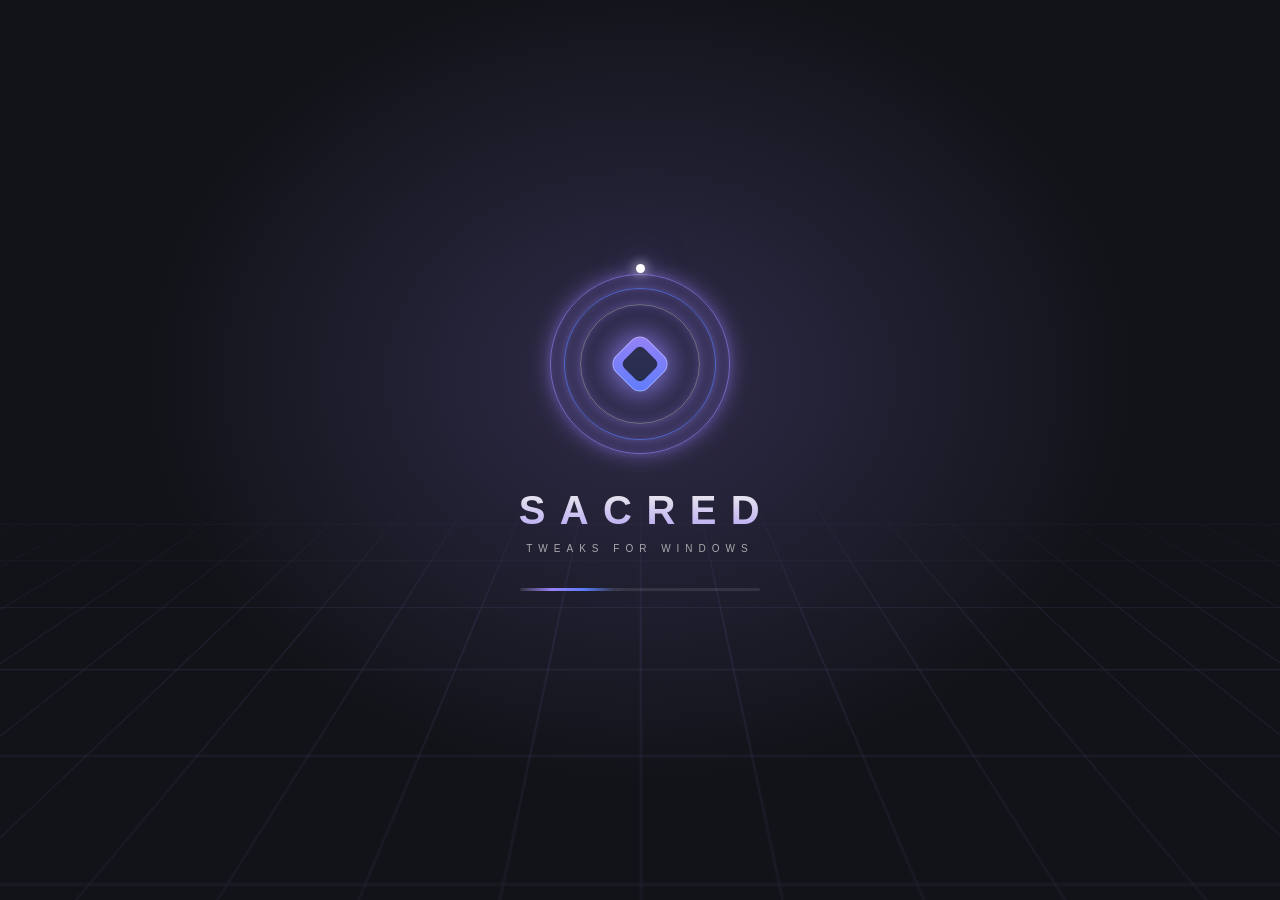
<file: web/index.html>
<!doctype html>
<html lang="en">
<head>
  <meta charset="utf-8">
  <meta name="viewport" content="width=device-width,initial-scale=1">
  <meta name="color-scheme" content="dark">
  <!-- pywebview's trusted local bridge requires dynamic function evaluation. -->
  <meta http-equiv="Content-Security-Policy" content="default-src 'self'; script-src 'self' 'unsafe-eval'; style-src 'self' 'unsafe-inline'; img-src 'self' data:; connect-src 'none'; object-src 'none'; base-uri 'none'">
  <title>Sacred Tweaks</title>
  <link rel="icon" href="assets/sacred-icon.png" type="image/png">
  <link rel="stylesheet" href="styles.css">
  <link rel="stylesheet" href="motion.css">
  <link rel="stylesheet" href="theme.css">
  <link rel="stylesheet" href="effects.css">
  <script defer src="themes.js"></script>
  <script defer src="sound.js"></script>
  <script defer src="particles.js"></script>
  <script defer src="select.js"></script>
  <script defer src="app.js"></script>
  <script defer src="manager.js"></script>
  <script defer src="motion.js"></script>
</head>
<body>
  <div id="app"><main class="boot boot-aaa" aria-busy="true"><div class="boot-grid" aria-hidden="true"></div><div class="boot-core" aria-hidden="true"><span class="boot-ring r1"></span><span class="boot-ring r2"></span><span class="boot-ring r3"></span><span class="boot-orbit"><i></i></span><span class="boot-gem"></span></div><h1 class="boot-title"><span>S</span><span>A</span><span>C</span><span>R</span><span>E</span><span>D</span></h1><div class="boot-sub">TWEAKS FOR WINDOWS</div><div class="boot-bar" role="progressbar" aria-label="Starting Sacred Tweaks"><i></i></div><p class="boot-status"><span>Starting secure workspace</span><span>Loading desktop services</span><span>Preparing your setup</span></p></main></div>
  <div id="modal-root"></div>
  <svg width="0" height="0" style="position:absolute" aria-hidden="true" focusable="false"><defs><linearGradient id="sacred-icon-grad" x1="0" y1="0" x2="1" y2="1"><stop offset="0" style="stop-color:var(--accent)"/><stop offset="1" style="stop-color:var(--accent-2)"/></linearGradient></defs></svg>
  <div id="toast-root" role="status" aria-live="polite"></div>
</body>
</html>
</file>
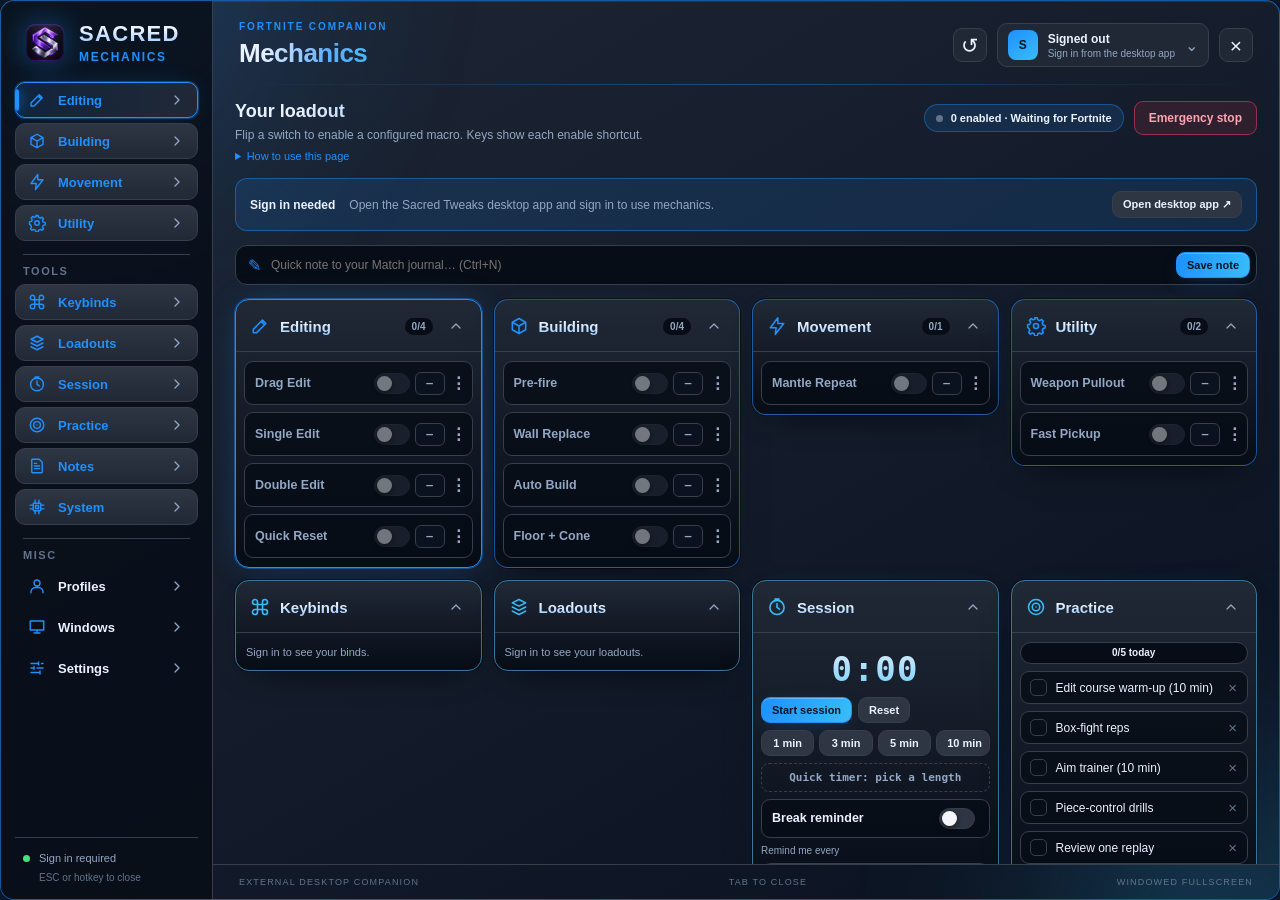
<file: web/overlay.html>
<!doctype html>
<html lang="en">
<head>
 <meta charset="utf-8">
 <meta name="viewport" content="width=device-width,initial-scale=1">
 <meta http-equiv="Content-Security-Policy" content="default-src 'self'; script-src 'self' 'unsafe-eval'; style-src 'self' 'unsafe-inline'; img-src 'self' data:; connect-src 'none'; object-src 'none'; base-uri 'none'">
 <title>Sacred Tweaks • Companion</title>
 <link rel="icon" href="../assets/sacred-app-icon.png">
 <link rel="stylesheet" href="overlay.css">
 <link rel="stylesheet" href="effects.css">
 <script defer src="themes.js"></script>
 <script defer src="sound.js"></script>
 <script defer src="particles.js"></script>
 <script defer src="select.js"></script>
 <script defer src="overlay.js"></script>
 <script defer src="motion.js"></script>
</head>
<body>
 <div class="shell">
  <aside class="rail">
   <div class="brand"><img src="../assets/sacred-app-icon.png" alt=""><span><strong>SACRED</strong><small>MECHANICS</small></span></div>
   <nav aria-label="Mechanic categories">
    <button class="nav" data-page="home" data-cat="editing"><svg class="ico" viewBox="0 0 24 24" aria-hidden="true"><path d="M4 20h4L19 9l-4-4L4 16z M13.5 6.5l4 4"/></svg><span>Editing</span><svg class="chev" viewBox="0 0 24 24" aria-hidden="true"><path d="m9 6 6 6-6 6"/></svg></button>
    <button class="nav" data-page="home" data-cat="building"><svg class="ico" viewBox="0 0 24 24" aria-hidden="true"><path d="m12 3 8 4.5v9L12 21l-8-4.5v-9z M12 12l8-4.5 M12 12v9 M12 12 4 7.5"/></svg><span>Building</span><svg class="chev" viewBox="0 0 24 24" aria-hidden="true"><path d="m9 6 6 6-6 6"/></svg></button>
    <button class="nav" data-page="home" data-cat="movement"><svg class="ico" viewBox="0 0 24 24" aria-hidden="true"><path d="M13 2 4 14h7l-1 8 10-13h-7z"/></svg><span>Movement</span><svg class="chev" viewBox="0 0 24 24" aria-hidden="true"><path d="m9 6 6 6-6 6"/></svg></button>
    <button class="nav" data-page="home" data-cat="utility"><svg class="ico" viewBox="0 0 24 24" aria-hidden="true"><path d="M12 9a3 3 0 1 0 0 6 3 3 0 0 0 0-6z M10.5 2h3l.6 2.6 2.3 1 2.3-1.4 2.1 2.1-1.4 2.3 1 2.3 2.6.6v3l-2.6.6-1 2.3 1.4 2.3-2.1 2.1-2.3-1.4-2.3 1-.6 2.6h-3l-.6-2.6-2.3-1-2.3 1.4-2.1-2.1 1.4-2.3-1-2.3L2 13.5v-3l2.6-.6 1-2.3-1.4-2.3 2.1-2.1 2.3 1.4 2.3-1z"/></svg><span>Utility</span><svg class="chev" viewBox="0 0 24 24" aria-hidden="true"><path d="m9 6 6 6-6 6"/></svg></button>
   </nav>
   <div class="rail-label">TOOLS</div>
   <nav aria-label="Companion tools">
    <button class="nav" data-page="home" data-cat="keybinds"><svg class="ico" viewBox="0 0 24 24" aria-hidden="true"><path d="M9 6a3 3 0 1 0-3 3h12a3 3 0 1 0-3-3v12a3 3 0 1 0 3-3H6a3 3 0 1 0 3 3z"/></svg><span>Keybinds</span><svg class="chev" viewBox="0 0 24 24" aria-hidden="true"><path d="m9 6 6 6-6 6"/></svg></button>
    <button class="nav" data-page="home" data-cat="loadouts"><svg class="ico" viewBox="0 0 24 24" aria-hidden="true"><path d="M12 3 4 7l8 4 8-4z M4 12l8 4 8-4 M4 17l8 4 8-4"/></svg><span>Loadouts</span><svg class="chev" viewBox="0 0 24 24" aria-hidden="true"><path d="m9 6 6 6-6 6"/></svg></button>
    <button class="nav" data-page="home" data-cat="session"><svg class="ico" viewBox="0 0 24 24" aria-hidden="true"><path d="M12 21a8.5 8.5 0 1 0 0-17 8.5 8.5 0 0 0 0 17z M12 8v4.5l3 2 M9.5 2.5h5"/></svg><span>Session</span><svg class="chev" viewBox="0 0 24 24" aria-hidden="true"><path d="m9 6 6 6-6 6"/></svg></button>
    <button class="nav" data-page="home" data-cat="practice"><svg class="ico" viewBox="0 0 24 24" aria-hidden="true"><path d="M12 21a9 9 0 1 0 0-18 9 9 0 0 0 0 18z M12 16.5a4.5 4.5 0 1 0 0-9 4.5 4.5 0 0 0 0 9z M12 12h.01"/></svg><span>Practice</span><svg class="chev" viewBox="0 0 24 24" aria-hidden="true"><path d="m9 6 6 6-6 6"/></svg></button>
    <button class="nav" data-page="home" data-cat="notes"><svg class="ico" viewBox="0 0 24 24" aria-hidden="true"><path d="M6 3h9l4 4v13a1 1 0 0 1-1 1H6a1 1 0 0 1-1-1V4a1 1 0 0 1 1-1z M8.5 12h7 M8.5 15.5h7 M8.5 8.5h3"/></svg><span>Notes</span><svg class="chev" viewBox="0 0 24 24" aria-hidden="true"><path d="m9 6 6 6-6 6"/></svg></button>
    <button class="nav" data-page="home" data-cat="system"><svg class="ico" viewBox="0 0 24 24" aria-hidden="true"><path d="M8 7h8a1 1 0 0 1 1 1v8a1 1 0 0 1-1 1H8a1 1 0 0 1-1-1V8a1 1 0 0 1 1-1z M10 10h4v4h-4z M9.5 3v4 M14.5 3v4 M9.5 17v4 M14.5 17v4 M3 9.5h4 M3 14.5h4 M17 9.5h4 M17 14.5h4"/></svg><span>System</span><svg class="chev" viewBox="0 0 24 24" aria-hidden="true"><path d="m9 6 6 6-6 6"/></svg></button>
   </nav>
   <div class="rail-label">MISC</div>
   <nav aria-label="Companion pages">
    <button class="nav plain" data-page="macros"><svg class="ico" viewBox="0 0 24 24" aria-hidden="true"><path d="M12 12a4 4 0 1 0 0-8 4 4 0 0 0 0 8z M4 21v-1a6 6 0 0 1 6-6h4a6 6 0 0 1 6 6v1"/></svg><span>Profiles</span><svg class="chev" viewBox="0 0 24 24" aria-hidden="true"><path d="m9 6 6 6-6 6"/></svg></button>
    <button class="nav plain" data-page="windows"><svg class="ico" viewBox="0 0 24 24" aria-hidden="true"><path d="M3 4h18v12H3z M8 20h8 M12 16v4"/></svg><span>Windows</span><svg class="chev" viewBox="0 0 24 24" aria-hidden="true"><path d="m9 6 6 6-6 6"/></svg></button>
    <button class="nav plain" data-page="appearance"><svg class="ico" viewBox="0 0 24 24" aria-hidden="true"><path d="M4 6h10 M18 6h2 M4 12h4 M12 12h8 M4 18h12 M14 4v4 M8 10v4 M16 16v4"/></svg><span>Settings</span><svg class="chev" viewBox="0 0 24 24" aria-hidden="true"><path d="m9 6 6 6-6 6"/></svg></button>
   </nav>
   <div class="rail-foot"><span class="live-dot"></span><span id="rail-status">Waiting for app</span><small>ESC or hotkey to close</small></div>
  </aside>
  <div class="workspace">
   <header class="header">
    <div><div class="overline" id="eyebrow">FORTNITE COMPANION</div><h1 id="title">Mechanics</h1></div>
    <div class="header-actions">
     <button class="close reset-layout" id="reset-layout" aria-label="Reset overlay size and position" title="Reset overlay size and position">↺</button>
     <button id="account-button" class="account" aria-expanded="false"><span id="avatar" class="avatar">S</span><span><strong id="username">Signed out</strong><small id="license-time">Open Sacred Tweaks to sign in</small></span><span class="chevron">⌄</span></button>
     <button class="close" id="close-button" aria-label="Close overlay">×</button>
     <div class="account-popover" id="account-popover" hidden></div>
    </div>
   </header>
   <main class="content" id="content" aria-live="polite"></main>
   <footer><span>EXTERNAL DESKTOP COMPANION</span><span id="footer-key">TAB TO CLOSE</span><span>WINDOWED FULLSCREEN</span></footer>
  </div>
 </div>
 <div id="toast" role="status" aria-live="polite"></div>
</body>
</html>
</file>
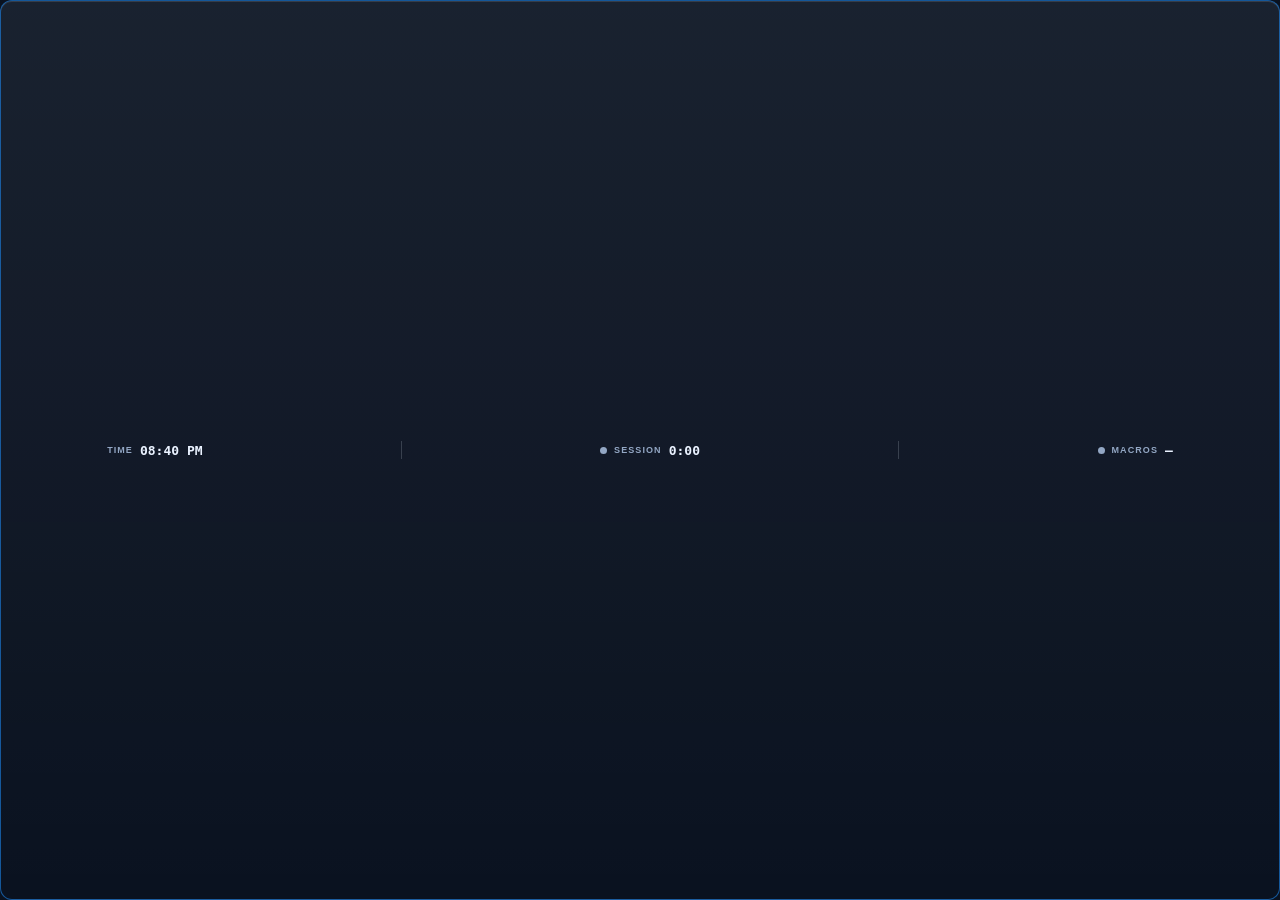
<file: web/widget.html>
<!doctype html>
<html lang="en">
<head>
 <meta charset="utf-8">
 <meta http-equiv="Content-Security-Policy" content="default-src 'self'; script-src 'self' 'unsafe-eval'; style-src 'self' 'unsafe-inline'; img-src 'self' data:; connect-src 'none'; object-src 'none'; base-uri 'none'">
 <title>Sacred Tweaks • Widgets</title>
 <style>
  :root{--accent:#1E90FF;--surface:#0A1220;--ink:#EAF2FF;--muted:#93A7C4}
  html,body{margin:0;height:100%;overflow:hidden;background:var(--surface);color:var(--ink);font:600 12px/1 "Segoe UI Variable","Segoe UI",sans-serif;user-select:none;cursor:default}
  .bar{display:flex;align-items:center;justify-content:space-around;gap:6px;height:100%;padding:0 10px;box-sizing:border-box;border:1px solid color-mix(in srgb,var(--accent) 55%,transparent);border-radius:12px;
   background:linear-gradient(180deg,color-mix(in srgb,var(--ink) 7%,transparent),transparent),var(--surface);box-shadow:inset 0 1px 0 #ffffff1f}
  .pill{display:flex;align-items:center;gap:7px;white-space:nowrap}
  .pill small{color:var(--muted);font-size:9px;letter-spacing:.12em;text-transform:uppercase}
  .pill strong{font:700 13px/1 "Cascadia Code",Consolas,monospace}
  .dot{width:7px;height:7px;border-radius:50%;background:var(--muted)}
  .on .dot{background:var(--accent);box-shadow:0 0 8px var(--accent)}
  .sep{width:1px;height:18px;background:color-mix(in srgb,var(--ink) 18%,transparent)}
 </style>
 <script defer src="widget.js"></script>
</head>
<body>
 <div class="bar" aria-hidden="true">
  <div class="pill"><small>Time</small><strong id="clock">--:--</strong></div><span class="sep"></span>
  <div class="pill" id="timer-pill"><span class="dot"></span><small>Session</small><strong id="timer">0:00</strong></div><span class="sep"></span>
  <div class="pill" id="macro-pill"><span class="dot"></span><small>Macros</small><strong id="macros">–</strong></div>
 </div>
</body>
</html>
</file>
<file: web/styles.css>
@font-face{font-family:Sacred;src:local("Inter"),local("Segoe UI Variable"),local("Segoe UI");font-display:swap}
:root{--bg:#111318;--surface:#111318;--panel:color-mix(in srgb,var(--surface) 88%,#fff 12%);--panel-2:color-mix(in srgb,var(--surface) 80%,#fff 20%);--line:#30343d;--muted:#aaa9ad;--text:#f2f0ea;--accent:#9a82f7;--accent-strong:#8369e8;--green:#73d8b5;--red:#fc869c;--motion:1;color-scheme:dark;font-family:Sacred,Inter,"Segoe UI",Arial,sans-serif;font-size:14px;background:var(--bg);color:var(--text)}
*{box-sizing:border-box}body{margin:0}button,input,select,textarea{font:inherit}button,a,input,select,textarea{touch-action:manipulation}button{cursor:pointer}button:disabled{cursor:wait;opacity:.5}button:focus-visible,a:focus-visible,input:focus-visible,select:focus-visible,textarea:focus-visible,[tabindex]:focus-visible{outline:2px solid #c4b5fd;outline-offset:4px}h1,h2,h3,h4,p{margin:0}h1{font-size:30px;font-weight:630;letter-spacing:-1px}h2{font-size:19px;font-weight:600;letter-spacing:-.4px}h3{font-size:15px;font-weight:600}p{line-height:1.6}small{font-size:11px}button{color:inherit}a{color:var(--accent)}.muted,.hint{color:var(--muted)}.hint{font-size:12px;line-height:1.65}.eyebrow{text-transform:uppercase;letter-spacing:2px;font-size:10px;font-weight:700;color:var(--accent)}.row{display:flex;align-items:center;gap:12px}.spread{justify-content:space-between}.wrap{flex-wrap:wrap}.stack{display:grid;gap:16px}.gap-sm{gap:8px}.grow{flex:1}.grid-2{display:grid;grid-template-columns:1fr 1fr;gap:18px}.grid-3{display:grid;grid-template-columns:repeat(3,1fr);gap:16px}.full{grid-column:1/-1}.separator{border:0;border-top:1px solid var(--line);margin:22px 0}.icon{width:19px;height:19px;stroke:currentColor;fill:none;stroke-width:1.6;stroke-linecap:round;stroke-linejoin:round;flex-shrink:0}.brand-mark{display:grid;place-items:center;width:38px;height:42px;font-family:Georgia,serif;font-size:26px;line-height:1;font-weight:bold;color:#e0d4ff;background:linear-gradient(135deg,#a78bfa44,#8b5cf611);clip-path:polygon(50% 0,94% 25%,94% 75%,50% 100%,6% 75%,6% 25%);text-shadow:0 0 16px #ad89ff}.brand-mark.large{width:116px;height:132px;font-size:76px;filter:drop-shadow(0 0 35px #8456dd55);animation:logo-float 7s ease-in-out infinite}.brand-name{font-weight:700;font-size:15px;letter-spacing:2px}.brand-sub{font-size:9px;color:var(--muted);letter-spacing:3px;margin-top:5px}.shell{min-height:100vh;display:grid;grid-template-columns:218px minmax(0,1fr)}.sidebar{position:fixed;inset:0 auto 0 0;width:218px;padding:30px 18px 18px;border-right:1px solid var(--line);background:#0c0c12;display:flex;flex-direction:column;z-index:30}.brand{gap:11px;padding:0 10px 32px}.nav-group{font-size:9px;letter-spacing:1.6px;text-transform:uppercase;color:#656477;padding:25px 14px 11px}.nav{display:flex;flex-direction:column;gap:5px}.nav button{display:flex;align-items:center;gap:12px;width:100%;padding:12px 14px;background:transparent;border:1px solid transparent;color:#9291a5;text-align:left;border-radius:8px;font-size:12px;font-weight:500;transition:background .18s,color .18s}.nav button:hover{background:#17141f;color:#d8ccf4}.nav button.active{background:linear-gradient(90deg,#8b5cf624,#8b5cf60a);border-color:#8b5cf62b;color:#c9b5ff}.nav button.active:before{content:"";position:absolute;left:0;width:3px;height:21px;background:var(--accent);border-radius:0 3px 3px 0}.nav .icon{width:17px;height:17px}.nav-lock{margin-left:auto;opacity:.55;width:13px!important}.sidebar-bottom{margin-top:auto;padding:25px 10px 0}.connection{font-size:10px;display:flex;align-items:center;gap:7px;color:#9897aa}.dot{width:5px;height:5px;display:inline-block;background:var(--green);border-radius:50%;box-shadow:0 0 9px #73d8b533}.connection.offline .dot{background:var(--red)}.version{font-size:9px;color:#5f5e70;margin-top:8px;padding-left:12px}.workspace{grid-column:2;min-width:0}.topbar{position:sticky;top:0;z-index:25;height:76px;background:#0a0a10e8;border-bottom:1px solid var(--line);display:flex;align-items:center;justify-content:space-between;padding:0 34px;backdrop-filter:blur(12px)}.breadcrumbs{font-size:11px;color:#6e6c80;display:flex;align-items:center;gap:11px}.breadcrumbs strong{color:#b5b3c6;font-weight:500}.topbar-right{display:flex;align-items:center;gap:22px}.session-pill{display:flex;align-items:center;gap:7px;font-size:9px;color:#a4a2b7}.account-wrap{position:relative}.account-button{display:flex;align-items:center;gap:10px;border:0;background:transparent;border-radius:7px;padding:7px 9px;font-size:11px}.account-button:hover,.account-button[aria-expanded=true]{background:#1a1724}.avatar{height:28px;width:28px;background:#a78bfa18;border:1px solid #a78bfa33;border-radius:7px;display:grid;place-items:center;color:#c7b3ff;font-size:10px;font-weight:700}.chevron{width:13px;height:13px;transition:transform .2s}.account-button[aria-expanded=true] .chevron{transform:rotate(180deg)}.account-menu{position:absolute;right:0;top:48px;width:236px;padding:10px;background:#17151f;border:1px solid #393144;border-radius:12px;box-shadow:0 18px 50px #0009;animation:appear .18s ease-out}.account-menu .summary{padding:13px 12px 17px;border-bottom:1px solid var(--line);margin-bottom:7px}.account-menu button{width:100%;padding:11px 12px;border:0;text-align:left;background:transparent;border-radius:6px;font-size:12px}.account-menu button:hover{background:#a78bfa12}.account-menu .duration{font-size:11px;color:#a6a1b8;margin-top:7px}.content{max-width:1510px;padding:32px 34px 36px;margin:0 auto;animation:appear .25s ease-out}.page-heading{display:flex;align-items:flex-end;justify-content:space-between;gap:15px;margin-bottom:27px}.page-heading h1{margin:8px 0}.page-heading p{font-size:12px;color:var(--muted)}.tag{font-size:9px;font-weight:600;border:1px solid #a78bfa2b;background:#a78bfa0b;color:#b8a2e9;display:inline-flex;align-items:center;gap:6px;padding:6px 8px;border-radius:5px;white-space:nowrap}.tag.green{border-color:#73d8b52a;background:#73d8b50a;color:#83d3b7}.tag.warn{border-color:#e7b36a33;color:#ddb986;background:#e7b36a08}.tag.red{border-color:#fc869c33;color:#fc869c;background:#fc869c08}.panel{background:linear-gradient(130deg,var(--panel-2),var(--panel) 60%);border:1px solid var(--line);border-radius:11px;padding:23px;min-width:0}.panel-title{display:flex;justify-content:space-between;align-items:center;gap:12px;margin-bottom:20px}.panel-title h2{font-size:14px;letter-spacing:0}.panel-title .icon{color:#8e79b5}.panel>p,.panel-title p{font-size:12px;color:var(--muted)}.hero{position:relative;overflow:hidden;padding:30px;min-height:208px;background:radial-gradient(ellipse at 85% 60%,#6f3dbf2c,transparent 50%),linear-gradient(115deg,#1b142b,#12111c 70%);border-color:#52347966;display:flex;align-items:center;justify-content:space-between;margin-bottom:20px}.hero-copy{max-width:66%;position:relative;z-index:2}.hero h2{font-size:27px;line-height:1.2;margin:13px 0 12px;letter-spacing:-.7px}.hero p{font-size:12px;color:#a9a0bc;max-width:420px}.hero .btn{margin-top:21px}.hero-art{width:150px;display:grid;place-items:center;position:relative}.orbit{position:absolute;inset:-30px;border:1px solid #ab7eff15;border-radius:50%;transform:rotateX(60deg) rotateZ(-25deg)}.orbit:nth-child(2){inset:-5px -55px;transform:rotateY(55deg) rotateZ(28deg)}.particles{position:absolute;inset:0;background-image:radial-gradient(circle,#d4bdff60 1px,transparent 1px),radial-gradient(circle,#c6abff30 1px,transparent 1px);background-size:71px 83px,113px 97px;background-position:17px 7px,41px 17px;opacity:.35;mask-image:linear-gradient(90deg,transparent,#000);pointer-events:none}.btn{display:inline-flex;align-items:center;justify-content:center;gap:8px;border-radius:7px;min-height:36px;padding:9px 14px;background:#1d1a28;border:1px solid #383043;font-size:11px;font-weight:600;color:#d8cfe8;transition:background .15s,transform .15s}.btn:hover{background:#2a2239;border-color:#705597}.btn:active{transform:translateY(1px)}.btn.primary{background:linear-gradient(110deg,#9a75ec,#8253d5);border-color:#a07aee;color:#fff;box-shadow:0 3px 14px #8b5cf61a}.btn.primary:hover{background:#a17af4}.btn.danger{color:#f9a0b0;border-color:#e56d8644;background:#e56d8610}.btn.ghost{background:transparent;border-color:var(--line);color:#aaa5bb}.btn .icon{width:14px;height:14px}.btn.small{min-height:29px;font-size:10px;padding:6px 10px}.btn.wide{width:100%}.button-row{display:flex;align-items:center;gap:9px;flex-wrap:wrap;margin-top:20px}.text-button{border:0;background:transparent;padding:0;color:var(--accent);font-size:11px}.metric{padding:20px}.metric-icon{width:34px;height:34px;border-radius:8px;background:#a78bfa0b;border:1px solid #a78bfa15;display:grid;place-items:center;color:#a68bcf}.metric .value{font-size:22px;letter-spacing:-.5px;margin-top:18px;font-weight:550;overflow:hidden;text-overflow:ellipsis;white-space:nowrap}.metric .label{font-size:10px;color:#838092;margin-top:6px}.metric .detail{font-size:10px;color:#b3aec6;margin-top:10px}.section-label{display:flex;justify-content:space-between;align-items:center;margin:28px 0 14px}.section-label h2{font-size:14px;letter-spacing:0}.tool-card{position:relative;overflow:hidden;padding:21px;display:flex;flex-direction:column;min-height:166px}.tool-card h3{margin:14px 0 8px}.tool-card p{font-size:11px;color:#898397;line-height:1.7;max-width:320px}.tool-card .card-link{margin-top:auto;padding-top:18px;display:flex;justify-content:space-between;align-items:center}.tool-card .card-link .text-button{font-size:10px}.feature-header{display:flex;justify-content:space-between;align-items:center;gap:10px}.feature-icon{display:grid;place-items:center;height:32px;width:32px;background:#a78bfa12;border-radius:7px;color:#aa8be2}.feature-header .tag{font-size:8px}.feature-block{position:relative}.locked-controls{filter:blur(4px);opacity:.32;pointer-events:none;user-select:none;min-height:70px}.lock-layer{position:absolute;inset:0;z-index:3;border:0;background:transparent;display:flex;flex-direction:column;align-items:center;justify-content:center;gap:10px;width:100%;color:#c7b1f0}.lock-layer .icon{width:17px;height:17px}.lock-layer span{font-size:10px;padding:6px 9px;border-radius:5px;background:#1b1625e8;border:1px solid #8e6bb83b}.lock-note{font-size:10px;color:#a798be}.form-grid{display:grid;grid-template-columns:1fr 1fr;gap:17px 18px}.field{display:flex;flex-direction:column;gap:8px;min-width:0}.field label{font-size:11px;color:#b5b0c3}.field input,.field select,.field textarea,.search-input{background:#0c0c12;border:1px solid #2d2938;color:#e9e4f2;border-radius:6px;width:100%;padding:11px 12px;min-height:38px;font-size:12px;transition:border-color .15s}.field input:focus,.field select:focus,.field textarea:focus,.search-input:focus{border-color:#8f69ce;outline:0;box-shadow:0 0 0 2px #8f69ce1a}.field input[type=range]{padding:0;accent-color:var(--accent)}.field input[type=color]{padding:4px;width:60px}.field textarea{resize:vertical;min-height:92px;line-height:1.55}.field small{color:#777286;font-size:10px;line-height:1.5}.field .unit{position:relative}.field .unit span{position:absolute;right:12px;top:12px;font-size:10px;color:#81778e}.field .unit input{padding-right:42px}.check-row{display:flex;gap:10px;align-items:center;font-size:12px;color:#bab2ca;line-height:1.6}.check-row input{accent-color:var(--accent);width:14px;height:14px}.toggle-row{display:flex;align-items:center;justify-content:space-between;padding:14px 0;border-bottom:1px solid var(--line);gap:20px}.toggle-row:last-child{border:0}.toggle-row p{font-size:10px;color:var(--muted);margin-top:4px}.switch{position:relative;width:35px;height:20px;appearance:none;background:#302b3b;border:1px solid #45384f;border-radius:20px;cursor:pointer;transition:background .2s;flex-shrink:0}.switch:after{position:absolute;content:"";width:12px;height:12px;top:3px;left:3px;background:#8f879d;border-radius:50%;transition:transform .2s,background .2s}.switch:checked{background:#8659d0;border-color:#a77ae9}.switch:checked:after{transform:translateX(14px);background:#fff}.notice{display:flex;gap:10px;align-items:flex-start;padding:14px;border-radius:7px;background:#a78bfa08;border:1px solid #a78bfa22;color:#a99cbe;font-size:11px;line-height:1.7}.notice .icon{width:15px;height:15px;margin-top:1px;color:#a488ce}.notice.warning{background:#dba26108;border-color:#dba26125;color:#c6ad8f}.notice.error{background:#ff789110;border-color:#ff789133;color:#e5a4b1}.empty{text-align:center;padding:45px 20px;border:1px dashed #383141;border-radius:8px;color:var(--muted);font-size:12px}.empty .icon{width:30px;height:30px;color:#7c619f;margin-bottom:12px}.empty h3{color:#cbc2db;margin-bottom:8px}.table-scroll{overflow:auto}.data-table{border-collapse:collapse;width:100%;text-align:left;font-size:11px}.data-table th{color:#81798e;font-size:9px;text-transform:uppercase;font-weight:500;letter-spacing:.7px;padding:12px;border-bottom:1px solid #322a3c;white-space:nowrap}.data-table td{padding:15px 12px;border-bottom:1px solid #25202e;color:#c8bfd4;line-height:1.5}.data-table tr:last-child td{border-bottom:0}.data-table .main-cell{color:#e9e2f3;font-weight:500}.table-link{border:0;background:transparent;color:#c1a0f2;font-size:11px;text-align:left;padding:0}.code{font-family:Consolas,monospace;font-size:11px;overflow-wrap:anywhere;background:#08080d;padding:12px;border:1px solid #2f2839;border-radius:6px;line-height:1.7}.record{padding:16px 0;border-bottom:1px solid var(--line);display:flex;align-items:center;justify-content:space-between;gap:15px}.record:first-child{padding-top:0}.record:last-child{padding-bottom:0;border:0}.record h3{font-size:12px}.record p{font-size:10px;color:var(--muted);margin-top:6px}.tier{font-weight:650;background-size:220% 100%;animation:gradient 5s ease-in-out infinite;background-clip:text;-webkit-background-clip:text;color:transparent}.tier-core{background-image:linear-gradient(110deg,#c28558,#ffe1b4,#a26847,#e5b58b)}.tier-plus{background-image:linear-gradient(110deg,#8d9ba7,#fff,#9ba7b8,#e4e9ee)}.tier-pro{background-image:linear-gradient(110deg,#80caf6,#e5ffff,#8aabf4,#a3f5ff)}.tier-elite{background-image:linear-gradient(110deg,#b58c36,#fff1ad,#f1b941,#fff4c5)}.auth-screen{min-height:100vh;display:grid;grid-template-columns:1fr 1fr;background:radial-gradient(ellipse at 20% 30%,#4527662b,transparent 45%),#0b0a10}.auth-art{display:flex;flex-direction:column;padding:42px 55px;border-right:1px solid #211b2e;position:relative;overflow:hidden}.auth-art .brand{padding:0}.auth-art-center{margin:auto;display:flex;align-items:center;flex-direction:column;text-align:center;z-index:1}.auth-art-center .brand-mark{margin-bottom:42px;width:155px;height:176px;font-size:100px}.auth-art h1{font-size:43px;line-height:1.1;letter-spacing:-1.8px;margin:20px 0}.auth-art p{font-size:13px;color:#9387a8;max-width:330px}.auth-art-footer{font-size:10px;color:#675a7a;display:flex;justify-content:space-between;z-index:1}.auth-main{display:flex;align-items:center;justify-content:center;padding:45px}.auth-form{width:100%;max-width:370px}.auth-form h2{font-size:28px;margin:10px 0 12px}.auth-form>p{font-size:12px;color:#9690a4;margin-bottom:30px}.auth-form .field{margin-bottom:17px}.auth-form .btn.wide{margin-top:10px;min-height:42px}.auth-links{margin-top:21px;display:flex;justify-content:space-between;font-size:11px;gap:12px}.auth-form .notice{margin:20px 0}.auth-footnote{font-size:10px;color:#60596e;text-align:center;margin-top:35px;line-height:1.7}.boot{min-height:100vh;display:flex;align-items:center;justify-content:center;flex-direction:column;gap:20px;padding:40px;text-align:center;background:radial-gradient(ellipse at center,#3820492a,transparent 65%)}.boot p{color:var(--muted);font-size:13px;max-width:450px}.spinner{width:20px;height:20px;border:2px solid #644f8533;border-top-color:#b388ef;border-radius:50%;animation:spin .7s linear infinite}.loading{display:flex;align-items:center;gap:13px;color:#9385a8;padding:30px;font-size:12px}.welcome{position:fixed;inset:0;z-index:100;background:radial-gradient(ellipse at center,#48305d33,transparent 60%),#0b0910;display:flex;align-items:center;justify-content:center;flex-direction:column;text-align:center;padding:40px}.welcome .brand-mark{margin-bottom:32px}.welcome h1{font-size:54px;letter-spacing:-2px;margin:15px 0}.welcome p{color:#a191b7;font-size:13px;max-width:500px}.welcome .btn{margin-top:30px}.welcome .tier{font-size:16px;letter-spacing:5px;text-transform:uppercase}.welcome:before,.welcome:after{content:"";position:absolute;height:380px;width:380px;border:1px solid #a78bfa11;transform:rotate(45deg);pointer-events:none}.welcome:after{height:480px;width:480px;border-color:#a78bfa07}.welcome>*{position:relative;z-index:1}.modal-backdrop{position:fixed;inset:0;z-index:120;background:#050408bc;backdrop-filter:blur(7px);display:flex;align-items:center;justify-content:center;padding:30px}.modal{width:min(620px,100%);max-height:90vh;overflow:auto;background:linear-gradient(130deg,#1a1422,#111016);border:1px solid #4b365f;border-radius:14px;box-shadow:0 24px 100px #000a;padding:28px;animation:appear .18s ease-out}.modal.wide{width:min(900px,100%)}.modal-header{display:flex;align-items:center;justify-content:space-between;gap:20px;margin-bottom:16px}.close-button{border:0;color:#b4a5c6;background:#251d30;height:28px;width:28px;border-radius:6px;display:grid;place-items:center}.modal h2{font-size:21px}.modal>p{color:#afa0bd;font-size:12px;line-height:1.8}.modal .button-row{justify-content:flex-end}.modal .field{margin-top:17px}.recovery-codes{display:grid;grid-template-columns:1fr 1fr;gap:8px;margin:20px 0}.recovery-codes code{padding:12px;background:#0a080f;border:1px solid #30233e;border-radius:5px;font-size:12px;text-align:center;color:#d6c1f4}.access-banner{position:fixed;inset:76px 0 0 218px;z-index:90;background:#09070ef0;display:flex;align-items:center;justify-content:center;padding:30px;backdrop-filter:blur(8px)}.access-card{max-width:470px;text-align:center}.access-card>.icon{width:36px;height:36px;color:#d8b6fa;margin-bottom:25px}.access-card h2{font-size:26px;margin-bottom:15px}.access-card p{font-size:12px;color:#b5a3c6}.access-card .button-row{justify-content:center}.toast{position:fixed;bottom:28px;left:calc(50% + 109px);transform:translateX(-50%);z-index:160;max-width:min(560px,85vw);padding:14px 19px;border-radius:8px;border:1px solid #78519d;background:#261a35;color:#e8d8f8;box-shadow:0 8px 40px #0006;font-size:12px;line-height:1.6;animation:appear .18s ease-out}.toast.error{border-color:#a14d65;background:#361e2a;color:#ffd2dd}.keyboard-test{min-height:110px;border:1px dashed #53415f;background:#0a080f;border-radius:8px;padding:18px;color:#b8a2d0;margin-top:18px;outline:none}.keyboard-test:focus{border-color:#aa7de3}.key-display{font-family:Consolas,monospace;font-size:24px;color:#d7c0f4;margin-top:12px}.preset-choice{position:relative;border:1px solid #30293c;border-radius:8px;padding:16px;display:flex;align-items:flex-start;gap:10px;font-size:12px;background:#0c0a12;cursor:pointer}.preset-choice:has(input:checked){border-color:#8b5cc2;background:#8b5cf60c}.preset-choice input{accent-color:#a879e9;margin-top:2px}.preset-choice p{font-size:10px;color:#91829f;margin-top:6px;line-height:1.7}.form-error{padding:10px 12px;border:1px solid #e7869a33;color:#eea9b9;border-radius:6px;font-size:12px;line-height:1.6;background:#b72f4a0c;margin-bottom:16px}.status-strip{margin-top:20px;display:flex;align-items:center;gap:8px;font-size:10px;color:#877693;border-top:1px solid var(--line);padding-top:17px}.compact-stats{display:flex;gap:28px;flex-wrap:wrap}.compact-stats strong{display:block;font-size:20px;font-weight:550;margin-top:7px}.compact-stats span{font-size:10px;color:var(--muted)}.tabs{display:flex;gap:7px;border-bottom:1px solid var(--line);margin-bottom:24px;padding-bottom:12px;flex-wrap:wrap}.tab{border:1px solid transparent;background:transparent;color:#94849f;border-radius:6px;padding:8px 12px;font-size:11px}.tab.active{color:#d4b2ff;border-color:#6c438533;background:#a067da12}.json-output{white-space:pre-wrap;max-height:350px;overflow:auto}.preview-swatch{height:126px;background:radial-gradient(ellipse at 70% 60%,color-mix(in srgb,var(--accent) 25%,transparent),transparent 60%),#0a080f;border:1px solid #483454;border-radius:8px;padding:22px;display:flex;align-items:center;justify-content:space-between}.enforced{font-size:10px;color:#d6b77b;line-height:1.7}.no-motion *{animation:none!important;transition:none!important}.lightweight .particles,.effects-paused .particles{display:none}.lightweight .topbar,.lightweight .modal-backdrop{backdrop-filter:none}.lightweight .brand-mark{filter:none}.lite-art{font-size:10px;color:#82718f}.search-row{display:flex;gap:10px;margin-bottom:20px}.search-row input{max-width:450px}.explain-list{font-size:12px;color:#b5a4c5;line-height:1.9;padding-left:18px}.diagnostic{font-size:10px;color:#7a688c;margin-top:10px}.footer-note{display:flex;justify-content:space-between;gap:20px;font-size:9px;color:#5e546b;margin-top:25px;padding-top:18px;border-top:1px solid #211b2b}
@keyframes gradient{0%,100%{background-position:0 50%}50%{background-position:100% 50%}}@keyframes logo-float{0%,100%{transform:perspective(500px) rotateY(-18deg) rotateZ(-5deg) translateY(0)}50%{transform:perspective(500px) rotateY(22deg) rotateZ(3deg) translateY(-8px)}}@keyframes appear{from{opacity:0;translate:0 5px}to{opacity:1;translate:0 0}}@keyframes spin{to{transform:rotate(360deg)}}
@media(prefers-reduced-motion:reduce){*,*:before,*:after{animation:none!important;transition:none!important;scroll-behavior:auto!important}}
@media(max-width:1120px){.sidebar{width:190px;padding-left:13px;padding-right:13px}.shell{grid-template-columns:190px minmax(0,1fr)}.content{padding:28px 26px}.topbar{padding:0 26px}.brand-name{font-size:13px}.brand-sub{font-size:8px}.brand{padding-left:6px}.hero{padding:26px}.hero h2{font-size:24px}.hero-art{width:125px}.panel{padding:20px}.access-banner{left:190px}.toast{left:calc(50% + 95px)}.auth-art{padding:35px}.auth-art h1{font-size:36px}}
@media(max-width:920px){.sidebar{width:176px;padding-left:9px;padding-right:9px}.shell{grid-template-columns:176px minmax(0,1fr)}.brand-name{font-size:11px;letter-spacing:1.5px}.brand-sub{letter-spacing:2px}.brand .brand-mark{width:30px;height:35px;font-size:22px}.nav button{padding:11px 12px;font-size:11px;gap:10px}.content{padding:24px 22px}.topbar{padding:0 22px}.session-pill{display:none}.grid-3{gap:12px}.tool-card{padding:16px}.hero-art{width:90px}.hero-art .brand-mark.large{width:82px;height:96px;font-size:56px}.hero-copy{max-width:76%}.metric{padding:16px}.metric .value{font-size:19px}.access-banner{left:176px}.toast{left:calc(50% + 88px)}.auth-main{padding:30px}.auth-art{padding:30px}.auth-art h1{font-size:32px}.auth-art-footer{font-size:8px}.form-grid{gap:14px}.grid-2{gap:14px}.page-heading h1{font-size:27px}.topbar-right{gap:12px}}
@media(max-width:700px){.shell{grid-template-columns:66px minmax(0,1fr)}.sidebar{width:66px;padding:20px 7px}.sidebar .brand{padding:0 8px 24px}.brand-copy,.nav button span,.nav-group,.sidebar-bottom,.nav-lock{display:none}.nav button{justify-content:center;padding:14px 9px}.nav .icon{width:20px;height:20px}.nav+.nav{margin-top:24px}.topbar{height:64px;padding:0 17px}.breadcrumbs>span{display:none}.content{padding:22px 17px}.grid-3,.grid-2{grid-template-columns:1fr}.hero-copy{max-width:100%}.hero-art{display:none}.hero{padding:22px}.form-grid{grid-template-columns:1fr}.field.full{grid-column:auto}.page-heading{align-items:flex-start}.page-heading>.btn{font-size:0;padding:10px}.page-heading>.btn .icon{font-size:initial}.access-banner{left:66px;top:64px}.toast{left:calc(50% + 33px)}.auth-screen{display:block}.auth-art{display:none}.auth-main{min-height:100vh;padding:35px}.welcome h1{font-size:37px}.footer-note{font-size:8px}.modal-backdrop{padding:15px}.modal{padding:22px}.account-button>.username{max-width:100px;overflow:hidden;text-overflow:ellipsis}.compact-stats{gap:18px}.recovery-codes{grid-template-columns:1fr}}

/* Tier presentations share the brand while retaining a distinct material. */
.tier-welcome-core{background:radial-gradient(ellipse at center,#754a3228,transparent 62%),#0b0910}.tier-welcome-plus{background:radial-gradient(ellipse at center,#76879b22,transparent 62%),#0b0910}.tier-welcome-pro{background:radial-gradient(ellipse at center,#3c8bad28,transparent 62%),#0b0910}.tier-welcome-elite{background:radial-gradient(ellipse at center,#926c2525,transparent 62%),#0b0910}.effect-minimal .particles{display:none}.effect-minimal .brand-mark{animation:none}.effect-radiant .brand-mark{filter:drop-shadow(0 0 45px #ac7def80)}.effect-radiant:before{border-color:#a78bfa22}.brand-mark.large{animation-duration:calc(12s - 5s * var(--motion))}.particles{opacity:calc(.15 + .3 * var(--motion))}

.hero-art,.auth-art-center{translate:var(--parallax-x,0px) var(--parallax-y,0px)}
.no-motion .hero-art,.no-motion .auth-art-center,.lightweight .hero-art,.lightweight .auth-art-center,.effects-paused .hero-art,.effects-paused .auth-art-center{translate:none}
@media(prefers-reduced-motion:reduce){.hero-art,.auth-art-center{translate:none}}

.topbar>.brand{padding:0}

/* Copyright (c) 2026 Sacred LLC. All rights reserved. */
.macro-catalog{display:grid;grid-template-columns:repeat(auto-fit,minmax(160px,1fr));gap:12px;margin:20px 0 28px}.macro-card{display:flex;flex-direction:column;gap:10px;text-align:left;padding:18px;border:1px solid #343048;border-radius:14px;background:#15131e;color:#f3f0ff;cursor:pointer}.macro-card:hover,.macro-card.selected{border-color:var(--accent,#a78bfa);background:#252032}.macro-card small{color:#b8a4e4;text-transform:uppercase;font-size:10px;letter-spacing:1.3px}.macro-card span{font-size:11px;color:#aaa4bc}.macro-card strong{font-size:14px}

.sacred-app-icon{object-fit:contain;clip-path:none!important;background:transparent!important;box-shadow:none!important;transform:none!important;border:0!important;flex-shrink:0}
.feature-help{margin:22px 0 6px;padding:15px 17px;border:1px solid var(--line);border-radius:9px;background:color-mix(in srgb,var(--surface) 76%,#fff 24%);color:var(--text)}.feature-help summary{display:flex;align-items:center;gap:12px;cursor:pointer;list-style:none;font-size:11px;line-height:1.6}.feature-help summary::-webkit-details-marker{display:none}.feature-help summary strong{color:var(--accent);white-space:nowrap}.feature-help summary span:nth-child(2){color:var(--muted)}.feature-help .help-expand{margin-left:auto;color:var(--accent);white-space:nowrap}.feature-help[open] .help-expand{font-size:0}.feature-help[open] .help-expand:after{content:'Hide steps';font-size:10px}.help-detail{padding:12px 2px 0 75px;color:var(--muted);font-size:11px;line-height:1.8}.help-detail p{max-width:900px}
</file>
<file: web/motion.css>
/* Copyright (c) 2026 Sacred LLC. Motion & surface layer for the main app.
   Loaded after styles.css. Every effect is decorative and switches off with
   .no-motion, .lightweight, .effects-paused or the Windows reduced-motion setting. */
:root{
  --ease-out:cubic-bezier(.16,1,.3,1);
  --ease-spring:cubic-bezier(.34,1.56,.64,1);
  --glow:color-mix(in srgb,var(--accent) 38%,transparent);
  --glow-soft:color-mix(in srgb,var(--accent) 14%,transparent);
  --glass:color-mix(in srgb,var(--surface) 72%,transparent);
}
body{background:var(--bg);min-height:100vh}

/* Ambient aurora behind every screen. */
body:before,body:after{content:"";position:fixed;z-index:-1;pointer-events:none;border-radius:50%;filter:blur(90px);opacity:calc(.22 + .18 * var(--motion))}
body:before{width:62vmax;height:62vmax;left:-18vmax;top:-24vmax;background:radial-gradient(circle,var(--accent),transparent 62%);animation:aurora-a 26s ease-in-out infinite alternate}
body:after{width:52vmax;height:52vmax;right:-20vmax;bottom:-26vmax;background:radial-gradient(circle,#4cc2ff,transparent 60%);opacity:calc(.1 + .1 * var(--motion));animation:aurora-b 32s ease-in-out infinite alternate}
@keyframes aurora-a{to{transform:translate(18vmax,14vmax) scale(1.15)}}
@keyframes aurora-b{to{transform:translate(-14vmax,-10vmax) scale(.9)}}
#app{position:relative;z-index:0}

/* Glass chrome. */
.sidebar{background:linear-gradient(180deg,color-mix(in srgb,var(--surface) 82%,#000 18%),color-mix(in srgb,var(--surface) 92%,#000 8%));backdrop-filter:blur(18px) saturate(1.3);box-shadow:inset -1px 0 0 #ffffff08}
.topbar{background:color-mix(in srgb,var(--surface) 70%,transparent);backdrop-filter:blur(18px) saturate(1.4)}
.topbar:after{content:"";position:absolute;left:0;right:0;bottom:-1px;height:1px;background:linear-gradient(90deg,transparent,var(--glow),transparent);opacity:.7}

/* Navigation: gliding glow, springy icons. */
.nav button{position:relative;overflow:hidden;transition:background .25s var(--ease-out),color .25s,border-color .25s,transform .25s var(--ease-out)}
.nav button .icon{transition:transform .35s var(--ease-spring),color .25s}
.nav button:hover{transform:translateX(3px)}
.nav button:hover .icon{transform:scale(1.15) rotate(-6deg);color:var(--accent)}
.nav button.active{background:linear-gradient(90deg,var(--glow-soft),transparent);border-color:color-mix(in srgb,var(--accent) 28%,transparent);color:var(--text);box-shadow:0 0 24px -10px var(--glow)}
.nav button.active:before{left:0;top:50%;height:22px;margin-top:-11px;box-shadow:0 0 12px var(--accent),0 0 2px var(--accent);animation:indicator-in .45s var(--ease-spring)}
.nav button.active .icon{color:var(--accent)}
@keyframes indicator-in{from{transform:scaleY(0);opacity:0}}
.connection .dot,.session-pill .dot{animation:pulse-dot 2.4s ease-in-out infinite}
@keyframes pulse-dot{0%,100%{box-shadow:0 0 0 0 #73d8b555}50%{box-shadow:0 0 0 5px #73d8b500}}
.connection.offline .dot{animation:none}

/* Page transitions: content rises in with a stagger on every navigation. */
.content{animation:none}
.content>*{animation:rise .6s var(--ease-out) both}
.content>*:nth-child(2){animation-delay:.05s}.content>*:nth-child(3){animation-delay:.1s}
.content>*:nth-child(4){animation-delay:.15s}.content>*:nth-child(5){animation-delay:.2s}
.content>*:nth-child(6){animation-delay:.25s}.content>*:nth-child(n+7){animation-delay:.3s}
.grid-2>*,.grid-3>*,.macro-catalog>*,.stack>.panel{animation:rise .6s var(--ease-out) both}
.grid-2>*:nth-child(2),.grid-3>*:nth-child(2),.macro-catalog>*:nth-child(2){animation-delay:.08s}
.grid-3>*:nth-child(3),.macro-catalog>*:nth-child(3){animation-delay:.14s}
.macro-catalog>*:nth-child(4){animation-delay:.18s}.macro-catalog>*:nth-child(5){animation-delay:.22s}
.macro-catalog>*:nth-child(n+6){animation-delay:.26s}
.page-heading h1{background:linear-gradient(100deg,var(--text) 40%,color-mix(in srgb,var(--accent) 70%,var(--text)) 60%,var(--text) 80%);background-size:250% 100%;-webkit-background-clip:text;background-clip:text;color:transparent;animation:title-sheen 1.6s .15s var(--ease-out) both}
@keyframes rise{from{opacity:0;transform:translateY(14px) scale(.985);filter:blur(4px)}to{opacity:1;transform:none;filter:none}}
@keyframes title-sheen{from{background-position:100% 0}to{background-position:0 0}}

/* Surfaces: cursor spotlight, lift and glowing edge on hover. */
.panel,.macro-card,.preset-choice{position:relative;isolation:isolate;transition:transform .35s var(--ease-out),border-color .3s,box-shadow .35s var(--ease-out)}
.panel:before,.macro-card:before,.preset-choice:before{content:"";position:absolute;inset:0;z-index:-1;border-radius:inherit;pointer-events:none;background:radial-gradient(380px circle at var(--mx,50%) var(--my,-200px),color-mix(in srgb,var(--accent) 13%,transparent),transparent 65%);opacity:0;transition:opacity .4s}
.panel:hover:before,.macro-card:hover:before,.preset-choice:hover:before{opacity:1}
.panel:hover{border-color:color-mix(in srgb,var(--accent) 24%,var(--line));box-shadow:0 18px 50px -24px #000c,0 0 0 1px #ffffff05}
.tool-card:hover,.metric:hover{transform:translateY(-3px)}
.tool-card .feature-icon,.metric-icon{transition:transform .5s var(--ease-spring),box-shadow .4s}
.tool-card:hover .feature-icon,.metric:hover .metric-icon{transform:rotate(-8deg) scale(1.12);box-shadow:0 0 20px -4px var(--glow)}
.card-link .icon{transition:transform .35s var(--ease-spring)}
.tool-card:hover .card-link .icon{transform:translateX(5px)}
.macro-card{overflow:hidden}
.macro-card:hover{transform:translateY(-3px)}
.macro-card.selected{border-color:var(--accent);background:linear-gradient(160deg,var(--glow-soft),transparent);box-shadow:0 0 0 1px var(--accent),0 12px 34px -14px var(--glow)}
.macro-card.selected strong{color:#fff}
.record{transition:background .25s,padding .3s var(--ease-out)}
.data-table tbody tr{transition:background .2s}
.data-table tbody tr:hover{background:#ffffff05}

/* Buttons: sheen sweep, press spring, ripple. */
.btn,.account-button{position:relative;overflow:hidden;isolation:isolate;transition:background .2s,border-color .2s,transform .25s var(--ease-spring),box-shadow .3s}
.btn:hover{transform:translateY(-1px)}
.btn:active{transform:scale(.97)}
.btn.primary{background:linear-gradient(110deg,var(--accent),color-mix(in srgb,var(--accent) 72%,var(--accent-2)));border-color:color-mix(in srgb,var(--accent) 80%,#fff);box-shadow:0 6px 22px -8px var(--glow),inset 0 1px #ffffff30}
.btn.primary:hover{background:linear-gradient(110deg,color-mix(in srgb,var(--accent) 85%,#fff),var(--accent));box-shadow:0 10px 30px -8px var(--glow),inset 0 1px #ffffff40}
.btn.primary:after{content:"";position:absolute;inset:0;z-index:-1;background:linear-gradient(105deg,transparent 35%,#ffffff40 50%,transparent 65%);transform:translateX(-120%);transition:transform .8s var(--ease-out)}
.btn.primary:hover:after{transform:translateX(120%)}
.btn.danger:hover{background:#e56d8622;border-color:#e56d8688;box-shadow:0 0 22px -8px #e56d86}
.btn .icon{transition:transform .35s var(--ease-spring)}
.btn:hover .icon{transform:translateX(2px)}
.ripple{position:absolute;z-index:0;border-radius:50%;pointer-events:none;background:radial-gradient(circle,#ffffff38,transparent 60%);transform:scale(0);animation:ripple .7s var(--ease-out) forwards}
@keyframes ripple{to{transform:scale(1);opacity:0}}

/* Inputs: focus glow and springy switches. */
.field input,.field select,.field textarea,.search-input{transition:border-color .2s,box-shadow .3s var(--ease-out),background .2s}
.field input:focus,.field select:focus,.field textarea:focus,.search-input:focus{border-color:var(--accent);box-shadow:0 0 0 3px var(--glow-soft),0 0 18px -6px var(--glow);background:color-mix(in srgb,var(--surface) 80%,#000)}
.switch{transition:background .3s,border-color .3s,box-shadow .3s}
.switch:after{transition:transform .45s var(--ease-spring),background .25s,width .2s}
.switch:active:after{width:16px}
.switch:checked{background:var(--accent);border-color:color-mix(in srgb,var(--accent) 70%,#fff);box-shadow:0 0 14px -2px var(--glow)}
.preset-choice:has(input:checked){border-color:var(--accent);background:var(--glow-soft);box-shadow:0 0 0 1px var(--accent)}

/* Overlays: springy modal, dropdown and toast. */
.modal-backdrop{animation:fade .3s ease-out both}
.modal{animation:pop .5s var(--ease-spring) both;box-shadow:0 30px 120px #000c,0 0 0 1px #ffffff08,0 0 80px -30px var(--glow)}
.account-menu{transform-origin:top right;animation:drop .35s var(--ease-spring) both}
.toast{animation:toast-in .55s var(--ease-spring) both;backdrop-filter:blur(14px);background:color-mix(in srgb,#261a35 85%,transparent);box-shadow:0 12px 40px #0008,0 0 30px -12px var(--glow)}
.toast.error{box-shadow:0 12px 40px #0008,0 0 30px -12px #e56d86}
@keyframes fade{from{opacity:0}}
@keyframes pop{from{opacity:0;transform:translateY(18px) scale(.94);filter:blur(6px)}}
@keyframes drop{from{opacity:0;transform:translateY(-6px) scale(.92)}}
@keyframes toast-in{from{opacity:0;transform:translate(-50%,24px) scale(.9)}to{transform:translate(-50%,0)}}
.access-banner{animation:fade .4s ease-out both}
.access-card{animation:pop .6s .1s var(--ease-spring) both}

/* Boot, auth, welcome: the showpiece screens. */
.boot>*{animation:rise .8s var(--ease-out) both}.boot>*:nth-child(2){animation-delay:.1s}.boot>*:nth-child(3){animation-delay:.2s}.boot>*:nth-child(4){animation-delay:.3s}
.boot .sacred-app-icon{width:72px;height:72px;filter:drop-shadow(0 0 28px var(--glow));animation:rise .8s var(--ease-out) both,breathe 3.2s 1s ease-in-out infinite}
@keyframes breathe{50%{filter:drop-shadow(0 0 44px var(--accent));transform:scale(1.04)}}
.spinner{width:34px;height:34px;border:2px solid transparent;border-top-color:var(--accent);border-right-color:color-mix(in srgb,var(--accent) 40%,transparent);box-shadow:0 0 18px -4px var(--glow);animation:spin .9s cubic-bezier(.6,.2,.4,.8) infinite}
.loading .spinner{width:20px;height:20px}
.loading{animation:fade .4s .15s both}
.auth-art-center:before{content:"";position:absolute;width:420px;height:420px;left:50%;top:22%;margin-left:-210px;z-index:-1;border-radius:50%;background:conic-gradient(from 0deg,transparent,var(--glow),transparent 40%,color-mix(in srgb,#4cc2ff 30%,transparent),transparent 75%);filter:blur(40px);opacity:.55;animation:spin 18s linear infinite}
.auth-art-center{position:relative}
.auth-art-center>*{animation:rise .9s var(--ease-out) both}
.auth-art-center>*:nth-child(2){animation-delay:.12s}.auth-art-center>*:nth-child(3){animation-delay:.22s}.auth-art-center>*:nth-child(4){animation-delay:.32s}
.auth-art-center>.brand-mark{animation:rise .9s var(--ease-out) both,logo-float 7s 1s ease-in-out infinite}
.auth-art h1{background:linear-gradient(100deg,var(--text) 30%,var(--accent) 50%,var(--text) 70%);background-size:300% 100%;-webkit-background-clip:text;background-clip:text;color:transparent;animation:rise .9s .22s var(--ease-out) both,title-sheen 6s 1s ease-in-out infinite alternate}
.auth-form>*{animation:rise .7s var(--ease-out) both}
.auth-form>*:nth-child(2){animation-delay:.06s}.auth-form>*:nth-child(3){animation-delay:.12s}.auth-form>*:nth-child(4){animation-delay:.18s}.auth-form>*:nth-child(n+5){animation-delay:.24s}
.particles{animation:drift 40s linear infinite}
@keyframes drift{to{background-position:17px -490px,41px -280px}}
.welcome>*{animation:rise 1s var(--ease-out) both}
.welcome>*:nth-child(3){animation-delay:.25s}.welcome>*:nth-child(4){animation-delay:.4s}.welcome>*:nth-child(5){animation-delay:.55s}.welcome>*:nth-child(n+6){animation-delay:.7s}
.welcome:before{animation:ring 2.4s var(--ease-out) both,spin-45 40s 2.4s linear infinite}
.welcome:after{animation:ring 2.8s .2s var(--ease-out) both,spin-45 60s 3s linear infinite reverse}
@keyframes ring{from{opacity:0;transform:rotate(-45deg) scale(.4)}to{opacity:1;transform:rotate(45deg) scale(1)}}
@keyframes spin-45{from{transform:rotate(45deg)}to{transform:rotate(405deg)}}
.hero .orbit{animation:spin 30s linear infinite;border-color:color-mix(in srgb,var(--accent) 18%,transparent)}
.hero .orbit:nth-child(2){animation-duration:46s;animation-direction:reverse}
.hero{background:radial-gradient(ellipse at 85% 60%,color-mix(in srgb,var(--accent) 22%,transparent),transparent 55%),linear-gradient(115deg,color-mix(in srgb,var(--surface) 82%,var(--accent)),var(--surface) 70%)}
.tier{filter:drop-shadow(0 0 8px #ffffff10)}

/* Off switches. */
.no-motion:before,.no-motion:after,.lightweight:before,.lightweight:after,.effects-paused:before,.effects-paused:after{animation:none}
.lightweight:before,.lightweight:after{display:none}
.lightweight .panel:before,.lightweight .macro-card:before,.lightweight .auth-art-center:before{display:none}
.lightweight .sidebar,.lightweight .topbar,.lightweight .toast{backdrop-filter:none}
.effects-paused .auth-art-center:before,.effects-paused .orbit,.effects-paused .particles{animation:none}
.no-motion .ripple{display:none}
.no-motion .page-heading h1,.no-motion .auth-art h1{background:none;color:var(--text)}
@media(prefers-reduced-motion:reduce){.page-heading h1,.auth-art h1{background:none;color:var(--text)}.ripple{display:none}}
</file>
<file: web/theme.css>
/* Copyright (c) 2026 Sacred LLC. Theme layer, loaded last.
   styles.css hard-codes violet-tinted greys; here every surface, line and text
   colour is derived from the four theme tokens so all 24 themes stay coherent. */
:root{
  --accent-2:#5B7CFA;
  --bg:var(--surface);
  --sunken:color-mix(in srgb,var(--surface) 78%,#000);
  --raised:color-mix(in srgb,var(--surface) 92%,var(--text) 8%);
  --raised-2:color-mix(in srgb,var(--surface) 86%,var(--text) 14%);
  --line:color-mix(in srgb,var(--surface) 84%,var(--text) 16%);
  --line-soft:color-mix(in srgb,var(--surface) 90%,var(--text) 10%);
  --dim:color-mix(in srgb,var(--muted) 70%,var(--surface));
  --tint:color-mix(in srgb,var(--accent) 10%,transparent);
  --tint-line:color-mix(in srgb,var(--accent) 30%,transparent);
  --accent-ink:color-mix(in srgb,var(--accent) 65%,var(--text));
  --on-accent:color-mix(in srgb,var(--surface) 92%,#000);
  --panel:var(--raised);--panel-2:var(--raised-2);
}
html{background:var(--surface)}
body{color:var(--text);background:transparent}
body:after{background:radial-gradient(circle,var(--accent-2),transparent 60%)}

/* Chrome */
.sidebar{background:color-mix(in srgb,var(--sunken) 92%,transparent);border-color:var(--line-soft)}
.nav-group,.version,.breadcrumbs{color:var(--dim)}
.nav button,.connection,.session-pill,.breadcrumbs strong,.account-menu .duration{color:var(--muted)}
.nav button:hover{background:var(--tint);color:var(--text)}
.topbar{border-color:var(--line-soft)}
.account-button:hover,.account-button[aria-expanded=true]{background:var(--tint)}
.avatar,.metric-icon,.feature-icon{background:var(--tint);border-color:var(--tint-line);color:var(--accent-ink)}
.account-menu{background:var(--raised);border-color:var(--line)}
.account-menu button:hover{background:var(--tint)}

/* Content */
.panel{background:linear-gradient(140deg,var(--raised-2),var(--raised) 60%);border-color:var(--line)}
.panel-title .icon,.notice .icon,.empty .icon{color:var(--accent-ink)}
.tag{border-color:var(--tint-line);background:var(--tint);color:var(--accent-ink)}
.hero{border-color:var(--tint-line)}
.hero p,.auth-art p,.welcome p,.modal>p,.access-card p,.explain-list,.check-row,.field label,.tool-card p,.preset-choice p{color:var(--muted)}
.metric .label,.field small,.status-strip,.data-table th,.auth-footnote,.footer-note,.auth-art-footer,.lock-note,.diagnostic{color:var(--dim)}
.metric .detail,.data-table td,.macro-card span,.empty h3{color:var(--muted)}
.data-table .main-cell,.macro-card strong,.key-display,.recovery-codes code{color:var(--text)}
.data-table th,.data-table td,.footer-note,.access-card,.record,.toggle-row{border-color:var(--line-soft)}
.btn{background:var(--raised-2);border-color:var(--line);color:var(--text)}
.btn:hover{background:color-mix(in srgb,var(--raised-2) 80%,var(--accent) 20%);border-color:var(--tint-line)}
.btn.ghost{background:transparent;color:var(--muted)}
.btn.ghost:hover{color:var(--text)}
.btn.primary{color:var(--on-accent);text-shadow:none}
.text-button,.table-link,a{color:var(--accent-ink)}
.field input,.field select,.field textarea,.search-input,.code,.keyboard-test,.recovery-codes code,.preset-choice{background:var(--sunken);border-color:var(--line);color:var(--text)}
.switch{background:var(--raised-2);border-color:var(--line)}
.switch:after{background:var(--muted)}
.switch:checked:after{background:var(--on-accent)}
.notice{background:var(--tint);border-color:var(--tint-line);color:var(--muted)}
.empty{border-color:var(--line)}
.macro-card{background:var(--raised);border-color:var(--line);color:var(--text)}
.macro-card small,.eyebrow,.feature-help summary strong,.feature-help .help-expand{color:var(--accent)}
.macro-card.selected{background:linear-gradient(160deg,var(--tint),var(--raised))}
.lock-layer{color:var(--accent-ink)}
.lock-layer span{background:color-mix(in srgb,var(--raised) 92%,transparent);border-color:var(--tint-line)}
.close-button{background:var(--raised-2);color:var(--muted)}
.feature-help{background:var(--raised);border-color:var(--line)}
.preview-swatch{background:radial-gradient(ellipse at 70% 60%,color-mix(in srgb,var(--accent) 25%,transparent),transparent 60%),var(--sunken);border-color:var(--line)}
.tab{color:var(--muted)}.tab.active{color:var(--accent-ink);border-color:var(--tint-line);background:var(--tint)}

/* Full-screen states */
.boot,.auth-screen{background:radial-gradient(ellipse at 20% 30%,color-mix(in srgb,var(--accent) 16%,transparent),transparent 50%),var(--surface)}
.welcome,.tier-welcome-core,.tier-welcome-plus,.tier-welcome-pro,.tier-welcome-elite{background:radial-gradient(ellipse at center,color-mix(in srgb,var(--accent) 18%,transparent),transparent 60%),var(--surface)}
.welcome:before,.welcome:after{border-color:var(--tint-line)}
.auth-art{border-color:var(--line-soft)}
.modal{background:linear-gradient(140deg,var(--raised-2),var(--raised));border-color:var(--line)}
.modal-backdrop,.access-banner{background:color-mix(in srgb,var(--surface) 70%,transparent)}
.toast{background:color-mix(in srgb,var(--raised-2) 88%,transparent);border-color:var(--tint-line);color:var(--text)}
.toast.error{background:color-mix(in srgb,var(--raised-2) 80%,#e5486a 20%);border-color:#e5486a66}
.spinner{border-top-color:var(--accent)}

/* Theme gallery */
.theme-grid{display:grid;grid-template-columns:repeat(auto-fill,minmax(128px,1fr));gap:12px}
.theme-swatch{position:relative;display:flex;flex-direction:column;gap:9px;padding:9px;border:1px solid var(--line);border-radius:12px;background:var(--sunken);cursor:pointer;transition:transform .3s var(--ease-spring,ease),border-color .2s,box-shadow .3s}
.theme-swatch:hover{transform:translateY(-3px);border-color:var(--sw-accent)}
.theme-swatch input{position:absolute;opacity:0;pointer-events:none}
.theme-swatch:has(input:checked){border-color:var(--sw-accent);box-shadow:0 0 0 1px var(--sw-accent),0 10px 30px -12px var(--sw-accent)}
.theme-swatch:has(input:focus-visible){outline:2px solid var(--sw-accent);outline-offset:3px}
.theme-preview{position:relative;height:62px;border-radius:8px;overflow:hidden;background:radial-gradient(circle at 20% 10%,color-mix(in srgb,var(--sw-accent) 55%,transparent),transparent 55%),radial-gradient(circle at 90% 100%,color-mix(in srgb,var(--sw-accent-2) 45%,transparent),transparent 55%),var(--sw-surface)}
.theme-preview i{position:absolute;display:block;border-radius:4px}
.theme-preview i:nth-child(1){left:10px;top:12px;width:44%;height:7px;background:var(--sw-text);opacity:.85}
.theme-preview i:nth-child(2){left:10px;top:25px;width:30%;height:5px;background:var(--sw-text);opacity:.35}
.theme-preview i:nth-child(3){left:10px;bottom:10px;width:38px;height:14px;border-radius:5px;background:var(--sw-accent)}
.theme-name{font-size:11px;font-weight:600;color:var(--text);padding:0 2px 2px}
.theme-swatch:has(input:checked) .theme-name:after{content:" ✓";color:var(--sw-accent)}

/* Liquid glass: translucent, refractive surfaces with specular edges. */
.glass:before{opacity:.55;filter:blur(70px)}
.glass:after{opacity:.4;filter:blur(70px)}
.glass{--glass-fill:color-mix(in srgb,var(--surface) 42%,transparent);--glass-edge:color-mix(in srgb,var(--text) 22%,transparent);--glass-hi:color-mix(in srgb,#fff 28%,transparent)}
.glass .panel,.glass .modal,.glass .account-menu,.glass .macro-card,.glass .feature-help,.glass .toast,.glass .theme-swatch,.glass .access-card{
  background:linear-gradient(160deg,color-mix(in srgb,#fff 9%,transparent),color-mix(in srgb,#fff 2%,transparent) 45%),var(--glass-fill);
  border:1px solid var(--glass-edge);border-radius:20px;
  backdrop-filter:blur(26px) saturate(180%);-webkit-backdrop-filter:blur(26px) saturate(180%);
  box-shadow:inset 0 1px 0 var(--glass-hi),inset 0 -1px 0 color-mix(in srgb,#000 25%,transparent),0 20px 50px -24px #000b}
.glass .theme-swatch{border-radius:16px}
.glass .access-card{padding:34px}
.glass .sidebar,.glass .topbar{background:color-mix(in srgb,var(--surface) 38%,transparent);backdrop-filter:blur(30px) saturate(180%);-webkit-backdrop-filter:blur(30px) saturate(180%)}
.glass .sidebar{box-shadow:inset -1px 0 0 var(--glass-edge)}
.glass .btn{border-radius:999px;background:color-mix(in srgb,#fff 8%,transparent);border-color:var(--glass-edge);backdrop-filter:blur(16px) saturate(160%);box-shadow:inset 0 1px 0 var(--glass-hi)}
.glass .btn.primary{background:linear-gradient(180deg,color-mix(in srgb,var(--accent) 90%,#fff),var(--accent));box-shadow:inset 0 1px 0 #ffffff70,0 8px 24px -10px var(--accent)}
.glass .nav button{border-radius:14px}
.glass .nav button.active{background:color-mix(in srgb,#fff 10%,transparent);border-color:var(--glass-edge);box-shadow:inset 0 1px 0 var(--glass-hi)}
.glass .field input,.glass .field select,.glass .field textarea,.glass .search-input{background:color-mix(in srgb,#000 22%,transparent);border-color:var(--glass-edge);border-radius:12px}
.glass .tag{border-radius:999px}
.glass .switch{background:color-mix(in srgb,#fff 12%,transparent)}
.glass .modal-backdrop{backdrop-filter:blur(14px) saturate(140%)}
.glass .panel:hover{border-color:color-mix(in srgb,var(--accent) 45%,var(--glass-edge))}

/* Lightweight overrides glass and blur. */
.lightweight.glass .panel,.lightweight .sidebar,.lightweight .topbar,.lightweight .btn{backdrop-filter:none;-webkit-backdrop-filter:none}

/* Breathing room between stacked sections. */
.content>.panel+.panel,.content>.panel+.grid-3,.content>.grid-3+.grid-2{margin-top:20px}
.content>.panel+.panel.hero{margin-top:20px}

/* AAA boot sequence: grid floor, orbiting rings, letter-by-letter title, progress sweep. */
.boot-aaa{position:fixed;inset:0;overflow:hidden;gap:0;background:radial-gradient(ellipse at 50% 42%,color-mix(in srgb,var(--accent) 22%,transparent),transparent 55%),var(--surface)}
.boot-aaa>*{animation:none}
.boot-grid{position:absolute;inset:auto -20% -10% -20%;height:55%;background-image:linear-gradient(color-mix(in srgb,var(--accent) 30%,transparent) 1px,transparent 1px),linear-gradient(90deg,color-mix(in srgb,var(--accent) 30%,transparent) 1px,transparent 1px);background-size:56px 56px;transform:perspective(500px) rotateX(62deg);transform-origin:top;mask-image:linear-gradient(transparent,#000 40%,transparent);opacity:.35;animation:grid-run 2.4s linear infinite}
@keyframes grid-run{to{background-position:0 56px,0 0}}
.boot-title{display:flex;gap:.32em;letter-spacing:0;margin:0}
.boot-title span{display:inline-block;animation:letter-in .7s var(--ease-out) both}
.boot-title span:nth-child(1){animation-delay:.25s}.boot-title span:nth-child(2){animation-delay:.31s}.boot-title span:nth-child(3){animation-delay:.37s}
.boot-title span:nth-child(4){animation-delay:.43s}.boot-title span:nth-child(5){animation-delay:.49s}.boot-title span:nth-child(6){animation-delay:.55s}
.boot-sub{margin-top:10px;font-size:10px;letter-spacing:6px;color:var(--muted);animation:fade .8s .7s both}
.boot-bar{position:relative;width:240px;height:3px;margin-top:34px;border-radius:3px;background:color-mix(in srgb,var(--text) 10%,transparent);overflow:hidden;animation:fade .6s .8s both}
.boot-bar i{position:absolute;inset:0;width:40%;border-radius:3px;background:linear-gradient(90deg,transparent,var(--accent),var(--accent-2),transparent);box-shadow:0 0 14px var(--accent);animation:bar-sweep 1.3s ease-in-out infinite}
@keyframes bar-sweep{from{transform:translateX(-110%)}to{transform:translateX(260%)}}
.boot-status{position:relative;height:20px;margin-top:16px;width:300px;font-size:11px;color:var(--muted);letter-spacing:.5px}
.boot-status span{position:absolute;inset:0;opacity:0;animation:status-cycle 3.6s infinite}
.boot-status span:nth-child(2){animation-delay:1.2s}.boot-status span:nth-child(3){animation-delay:2.4s}
@keyframes status-cycle{0%{opacity:0;transform:translateY(6px)}6%,25%{opacity:1;transform:none}31%,100%{opacity:0;transform:translateY(-6px)}}
@keyframes core-in{from{opacity:0;transform:scale(.6) rotate(-20deg);filter:blur(10px)}}
@keyframes letter-in{from{opacity:0;transform:translateY(18px) rotateX(70deg);filter:blur(6px)}}
.boot-aaa.boot-out{animation:boot-out .45s var(--ease-out) forwards}
@keyframes boot-out{to{opacity:0;transform:scale(1.06);filter:blur(10px)}}
.no-motion .boot-status span:first-child{opacity:1}
@media(prefers-reduced-motion:reduce){.boot-status span:first-child{opacity:1}}

/* Boot core without the app icon: three gyroscope rings, an orbiting spark and a breathing gem. */
.boot-core{position:relative;width:180px;height:180px;margin-bottom:34px;transform-style:preserve-3d;animation:core-in .9s var(--ease-spring) both}
.boot-ring{position:absolute;inset:0;border-radius:50%;border:1.5px solid color-mix(in srgb,var(--accent) 70%,transparent);box-shadow:0 0 24px -6px var(--accent),inset 0 0 18px -8px var(--accent)}
.boot-ring.r1{animation:gyro-a 3.2s linear infinite}
.boot-ring.r2{inset:14px;border-color:color-mix(in srgb,var(--accent-2) 75%,transparent);animation:gyro-b 4.1s linear infinite}
.boot-ring.r3{inset:30px;border-color:color-mix(in srgb,var(--text) 35%,transparent);animation:gyro-c 5.3s linear infinite}
@keyframes gyro-a{from{transform:rotateX(70deg) rotateZ(0)}to{transform:rotateX(70deg) rotateZ(360deg)}}
@keyframes gyro-b{from{transform:rotateY(65deg) rotateZ(0)}to{transform:rotateY(65deg) rotateZ(-360deg)}}
@keyframes gyro-c{from{transform:rotateX(35deg) rotateY(35deg) rotateZ(0)}to{transform:rotateX(35deg) rotateY(35deg) rotateZ(360deg)}}
.boot-orbit{position:absolute;inset:-10px;animation:spin 2.2s linear infinite}
.boot-orbit i{position:absolute;top:0;left:50%;width:9px;height:9px;margin-left:-4.5px;border-radius:50%;background:#fff;box-shadow:0 0 12px #fff,0 0 26px var(--accent),0 0 46px var(--accent-2)}
.boot-gem{position:absolute;left:50%;top:50%;width:46px;height:46px;margin:-23px 0 0 -23px;border-radius:12px;transform:rotate(45deg);
  background:linear-gradient(135deg,var(--accent),var(--accent-2));box-shadow:0 0 30px var(--accent),0 0 70px -10px var(--accent-2),inset 0 0 0 1px #ffffff55;animation:gem 2.4s ease-in-out infinite}
.boot-gem:after{content:"";position:absolute;inset:9px;border-radius:6px;background:var(--surface);opacity:.75}
@keyframes gem{50%{transform:rotate(225deg) scale(.86);box-shadow:0 0 50px var(--accent),0 0 90px -6px var(--accent-2),inset 0 0 0 1px #ffffff88}}
.boot-title{font-size:40px;font-weight:800;letter-spacing:.04em}
.boot-title span{background:linear-gradient(180deg,var(--text),color-mix(in srgb,var(--accent) 70%,var(--text)));-webkit-background-clip:text;background-clip:text;color:transparent}

/* Glass blur fix: a backdrop-filter on the bar itself makes it the "backdrop root",
   so menus inside could only blur the bar. Moving the blur to a pseudo-element lets
   dropdowns blur the real page behind them. */
.topbar,.sidebar,.glass .topbar,.glass .sidebar{backdrop-filter:none;-webkit-backdrop-filter:none}
.topbar:before,.sidebar:before{content:"";position:absolute;inset:0;z-index:-1;pointer-events:none;backdrop-filter:blur(18px) saturate(1.4);-webkit-backdrop-filter:blur(18px) saturate(1.4)}
.glass .topbar:before,.glass .sidebar:before{backdrop-filter:blur(30px) saturate(180%);-webkit-backdrop-filter:blur(30px) saturate(180%)}
.lightweight .topbar:before,.lightweight .sidebar:before{display:none}
.glass .account-menu{background:linear-gradient(160deg,color-mix(in srgb,#fff 10%,transparent),color-mix(in srgb,#fff 3%,transparent)),color-mix(in srgb,var(--surface) 55%,transparent);backdrop-filter:blur(28px) saturate(180%);-webkit-backdrop-filter:blur(28px) saturate(180%)}
.account-menu{z-index:40}

/* Gradient icons for emphasis points. */
.nav button.active .icon,.panel-title .icon,.feature-icon .icon,.metric-icon .icon,.empty .icon,.access-card>.icon,.cmdk li[aria-selected=true] .icon{stroke:url(#sacred-icon-grad)}
.icon{stroke-width:1.75}

/* Command palette */
.cmdk-open{display:flex;align-items:center;gap:8px;padding:7px 10px;border:1px solid var(--line);border-radius:9px;background:var(--sunken);color:var(--muted);font-size:11px;transition:border-color .2s,color .2s}
.cmdk-open:hover{border-color:var(--tint-line);color:var(--text)}
.cmdk-open .icon{width:14px;height:14px}
kbd{padding:2px 6px;border:1px solid var(--line);border-bottom-width:2px;border-radius:5px;background:var(--raised);font:600 9.5px/1.3 Consolas,monospace;color:var(--muted)}
.cmdk-backdrop{position:fixed;inset:0;z-index:200;display:flex;justify-content:center;padding-top:12vh;background:color-mix(in srgb,var(--surface) 55%,transparent);backdrop-filter:blur(10px);animation:fade .2s ease-out both}
.cmdk-backdrop.closing{animation:fade .16s ease-in reverse forwards}
.cmdk{width:min(580px,92vw);max-height:62vh;display:flex;flex-direction:column;border:1px solid var(--tint-line);border-radius:16px;overflow:hidden;
  background:linear-gradient(160deg,color-mix(in srgb,#fff 6%,transparent),transparent),color-mix(in srgb,var(--raised) 88%,transparent);backdrop-filter:blur(26px) saturate(170%);
  box-shadow:0 30px 90px #000c,0 0 60px -24px var(--accent);animation:pop .4s var(--ease-spring) both}
.cmdk-search{display:flex;align-items:center;gap:10px;padding:14px 16px;border-bottom:1px solid var(--line)}
.cmdk-search input{flex:1;border:0;outline:0;background:transparent;color:var(--text);font-size:14px}
.cmdk-list{list-style:none;margin:0;padding:8px;overflow-y:auto}
.cmdk-list li{display:flex;align-items:center;gap:12px;padding:10px 12px;border-radius:10px;cursor:pointer;font-size:13px;animation:rise .3s var(--ease-out) both;animation-delay:calc(var(--i,0) * 15ms)}
.cmdk-list li span{flex:1}
.cmdk-list li small{color:var(--dim);font-size:10px;text-transform:uppercase;letter-spacing:.1em}
.cmdk-list li[aria-selected=true]{background:var(--tint);box-shadow:inset 2px 0 0 var(--accent)}
.cmdk-list .cmdk-empty{justify-content:center;color:var(--muted);cursor:default}
.cmdk-foot{display:flex;gap:16px;padding:10px 16px;border-top:1px solid var(--line);font-size:10px;color:var(--dim)}

/* Halloween special theme extras. */
[data-preset=halloween] body:before{background:radial-gradient(circle,#FF7518,transparent 62%)}
[data-preset=halloween] body:after{background:radial-gradient(circle,#9D4EDD,transparent 60%);opacity:.35}
[data-preset=halloween] .topbar:after{background:linear-gradient(90deg,transparent,#FF7518,#9D4EDD,transparent)}

/* ---- Shared page components (stat strips, drills, gauges, keycaps, journal) ---- */
.stat-strip{display:grid;grid-template-columns:repeat(auto-fit,minmax(150px,1fr));gap:12px;margin-bottom:20px}
.stat{position:relative;overflow:hidden;padding:14px 16px;border:1px solid var(--line);border-radius:12px;background:linear-gradient(150deg,var(--raised-2),var(--raised));animation:rise .5s var(--ease-out) both}
.stat:nth-child(2){animation-delay:.04s}.stat:nth-child(3){animation-delay:.08s}.stat:nth-child(4){animation-delay:.12s}.stat:nth-child(5){animation-delay:.16s}
.stat:after{content:"";position:absolute;right:-30px;top:-30px;width:90px;height:90px;border-radius:50%;background:radial-gradient(circle,color-mix(in srgb,var(--accent) 22%,transparent),transparent 70%)}
.stat span{display:block;font-size:10px;letter-spacing:.12em;text-transform:uppercase;color:var(--dim)}
.stat strong{display:block;margin-top:6px;font-size:20px;font-weight:650;background:linear-gradient(100deg,var(--text),color-mix(in srgb,var(--accent) 65%,var(--text)));-webkit-background-clip:text;background-clip:text;color:transparent;white-space:nowrap;overflow:hidden;text-overflow:ellipsis}
.stat.wide-stat{grid-column:span 2}
.stat-bar{display:block;height:4px;margin-top:8px;border-radius:4px;background:var(--sunken);overflow:hidden}
.stat-bar:after{content:"";display:block;width:var(--p);height:100%;background:linear-gradient(90deg,var(--accent),var(--accent-2));animation:grow 1s var(--ease-out) both}
@keyframes grow{from{width:0}}
.sparkline{display:block;width:100%;height:44px;margin-top:6px}
.sparkline polyline{fill:none;stroke:url(#sacred-icon-grad);stroke-width:2.2;stroke-linejoin:round;stroke-linecap:round;vector-effect:non-scaling-stroke;stroke-dasharray:900;stroke-dashoffset:900;animation:draw 1.4s .2s var(--ease-out) forwards}
@keyframes draw{to{stroke-dashoffset:0}}
.train-clock{margin:6px 0 14px;text-align:center;font:700 64px/1 "Cascadia Code",Consolas,monospace;letter-spacing:.02em;background:linear-gradient(180deg,var(--text),color-mix(in srgb,var(--accent) 70%,var(--text)));-webkit-background-clip:text;background-clip:text;color:transparent;filter:drop-shadow(0 0 18px color-mix(in srgb,var(--accent) 35%,transparent))}
.drill-progress,.license-meter{height:6px;margin-bottom:14px;border-radius:6px;background:var(--sunken);overflow:hidden}
.drill-progress i,.license-meter i{display:block;width:var(--p);height:100%;background:linear-gradient(90deg,var(--accent),var(--accent-2));box-shadow:0 0 12px var(--accent);transition:width .6s var(--ease-spring)}
.drill-list{display:grid;gap:8px}
.drill-item{position:relative;display:flex;align-items:center;gap:12px;padding:11px 12px;border:1px solid var(--line);border-radius:10px;background:var(--sunken);cursor:pointer;transition:border-color .2s,background .25s,transform .3s var(--ease-out)}
.drill-item:hover{border-color:var(--tint-line);transform:translateX(3px)}
.drill-item input{position:absolute;opacity:0;pointer-events:none}
.drill-check{display:grid;place-items:center;width:20px;height:20px;flex-shrink:0;border:1.5px solid var(--line);border-radius:6px;transition:background .25s,border-color .25s,transform .4s var(--ease-spring)}
.drill-check .icon{width:13px;height:13px;stroke:var(--on-accent);stroke-width:3;opacity:0;transform:scale(.4);transition:opacity .2s,transform .35s var(--ease-spring)}
.drill-item input:checked+.drill-check{background:linear-gradient(135deg,var(--accent),var(--accent-2));border-color:var(--accent);transform:scale(1.08);box-shadow:0 0 12px -2px var(--accent)}
.drill-item input:checked+.drill-check .icon{opacity:1;transform:none}
.drill-item input:focus-visible+.drill-check{outline:2px solid var(--accent);outline-offset:2px}
.drill-label{flex:1;font-size:12px}
.drill-item.done .drill-label{color:var(--muted);text-decoration:line-through;text-decoration-color:var(--accent)}
.drill-remove{display:grid;place-items:center;width:24px;height:24px;border:0;border-radius:6px;background:transparent;color:var(--dim);opacity:0;transition:opacity .2s,background .2s}
.drill-item:hover .drill-remove,.drill-remove:focus-visible{opacity:1}
.drill-remove:hover{background:var(--tint);color:var(--text)}
.drill-remove .icon{width:13px;height:13px}
.week-bars{display:grid;grid-template-columns:repeat(7,1fr);gap:10px;align-items:end;padding-top:18px}
.bar-col{display:flex;flex-direction:column;align-items:center;gap:8px}
.bar{position:relative;height:118px;width:100%;max-width:46px;display:flex;align-items:flex-end;border-radius:8px;background:var(--sunken)}
.bar:after{content:"";width:100%;height:var(--h);min-height:3px;border-radius:8px;background:linear-gradient(180deg,var(--accent-2),var(--accent));box-shadow:0 0 16px -4px var(--accent);animation:bar-up .8s var(--ease-spring) both;animation-delay:calc(var(--i) * 60ms)}
.bar span{position:absolute;left:0;right:0;top:-18px;text-align:center;font-size:10px;color:var(--muted)}
.bar-col small{font-size:10px;color:var(--dim)}
@keyframes bar-up{from{height:0}}
.journal-list{display:grid;gap:10px;max-height:560px;overflow-y:auto;padding-right:4px}
.journal-entry{padding:14px;border:1px solid var(--line);border-radius:12px;background:var(--sunken);animation:rise .4s var(--ease-out) both;transition:border-color .2s}
.journal-entry:hover{border-color:var(--tint-line)}
.journal-entry h3{font-size:13px}
.journal-entry p{margin:8px 0 10px;font-size:12px;color:var(--muted);white-space:pre-wrap}
.chip{padding:3px 8px;border-radius:999px;background:var(--tint);color:var(--accent-ink);font-size:10px;font-weight:650}
.keycap-grid{display:grid;grid-template-columns:repeat(auto-fill,minmax(250px,1fr));gap:16px}
.keycaps{display:grid;gap:8px}
.keycap-row{display:flex;align-items:center;justify-content:space-between;font-size:12px;color:var(--muted);text-transform:capitalize}
.keycap{min-width:40px;padding:6px 10px;border:1px solid var(--line);border-bottom-width:3px;border-radius:8px;background:linear-gradient(180deg,var(--raised-2),var(--sunken));color:var(--text);font:700 11px/1 "Cascadia Code",Consolas,monospace;text-align:center;box-shadow:0 2px 0 #0006;transition:transform .2s}
.keycap-row:hover .keycap{transform:translateY(-2px)}
.keycap.conflict{border-color:#f43f5e;color:#fda4af;box-shadow:0 0 14px -3px #f43f5e;animation:shake .5s ease-in-out 2}
@keyframes shake{25%{transform:translateX(-2px)}75%{transform:translateX(2px)}}
.gauges{display:flex;justify-content:space-around;gap:20px;padding:8px 0}
.gauge{position:relative;width:150px;height:150px}
.gauge svg{width:100%;height:100%;transform:rotate(-90deg)}
.gauge circle{fill:none;stroke-width:10;stroke-linecap:round}
.gauge-track{stroke:var(--sunken)}
.gauge-fill{stroke:url(#sacred-icon-grad);stroke-dasharray:314.16;stroke-dashoffset:calc(314.16 - 314.16 * var(--v) / 100);transition:stroke-dashoffset .8s var(--ease-out);filter:drop-shadow(0 0 6px var(--accent))}
.gauge.hot .gauge-fill{stroke:#f43f5e;filter:drop-shadow(0 0 8px #f43f5e)}
.gauge-text{position:absolute;inset:0;display:grid;place-content:center;text-align:center}
.gauge-text strong{font-size:30px;font-weight:700}
.gauge-text span{font-size:10px;letter-spacing:.14em;text-transform:uppercase;color:var(--dim)}
.checklist-grid{display:grid;grid-template-columns:repeat(auto-fit,minmax(220px,1fr));gap:12px}
.check-card{display:flex;gap:12px;padding:14px;border:1px solid var(--line);border-radius:12px;background:var(--sunken);animation:rise .5s var(--ease-out) both;animation-delay:calc(var(--i) * 60ms)}
.check-card h3{font-size:12px}
.check-card p{margin-top:5px;font-size:11px;color:var(--muted)}
.check-num{display:grid;place-items:center;flex-shrink:0;width:26px;height:26px;border-radius:8px;background:linear-gradient(135deg,var(--accent),var(--accent-2));color:var(--on-accent);font-weight:800;font-size:12px}
.faq{border-bottom:1px solid var(--line-soft)}
.faq summary{padding:12px 2px;cursor:pointer;font-size:12px;font-weight:600;list-style:none;display:flex;justify-content:space-between}
.faq summary:after{content:"+";color:var(--accent);font-size:16px;transition:transform .3s var(--ease-spring)}
.faq[open] summary:after{transform:rotate(45deg)}
.faq p{padding:0 2px 12px;font-size:12px;color:var(--muted);animation:rise .3s var(--ease-out)}
.record.news{animation:rise .5s var(--ease-out) both;animation-delay:calc(var(--i) * 50ms)}
[data-journal-mode]{min-width:140px}
.glass .stat,.glass .drill-item,.glass .journal-entry,.glass .check-card,.glass .keycap-card{background:linear-gradient(160deg,color-mix(in srgb,#fff 8%,transparent),transparent 50%),color-mix(in srgb,var(--surface) 45%,transparent);border-color:var(--glass-edge);backdrop-filter:blur(18px) saturate(160%)}
@media(max-width:700px){.stat.wide-stat{grid-column:auto}.gauges{flex-direction:column;align-items:center}}

/* Fifteen pages: compact, scrollable sidebar. */
.sidebar{overflow-y:auto;scrollbar-width:none}
.sidebar::-webkit-scrollbar{display:none}
.sidebar .nav button{padding:9px 14px}
.sidebar .nav-group{padding-top:18px}
.sidebar .brand{padding-bottom:20px}

/* ---- Round 5: builder, seasons, goals, routines, tournament, reactions, tour ---- */
.theme-swatch.locked{opacity:.55;filter:grayscale(.6);cursor:not-allowed}
.theme-swatch.locked:hover{transform:none}
.custom-badge{background:linear-gradient(110deg,var(--text),var(--sw-accent));}
.builder-preview{--surface:#0E0F16;--text:#F2F0EA;--muted:#A3A3B5;--accent:#7C5CFF;--accent-2:#22D3EE;padding:20px;border-radius:14px;border:1px solid color-mix(in srgb,var(--accent) 40%,transparent);
  background:radial-gradient(circle at 85% 20%,color-mix(in srgb,var(--accent) 35%,transparent),transparent 55%),radial-gradient(circle at 10% 100%,color-mix(in srgb,var(--accent-2) 30%,transparent),transparent 55%),var(--surface);color:var(--text)}
.builder-preview h3{margin:10px 0 6px;color:var(--text)}
.builder-preview p{color:var(--muted);font-size:12px;margin-bottom:12px}
.builder-preview .btn{pointer-events:none;background:linear-gradient(110deg,var(--accent),var(--accent-2));color:var(--surface);border-color:var(--accent)}
.mini-swatch{width:22px;height:22px;border-radius:7px;flex-shrink:0;box-shadow:inset 0 0 0 1px #ffffff30}
.custom-list{margin-top:14px}
.field input[type=color]{width:100%;height:38px;padding:3px;border-radius:9px;cursor:pointer}
.goal-grid{display:grid;grid-template-columns:repeat(4,1fr);gap:14px}
.goal{display:flex;flex-direction:column;align-items:center;gap:8px;text-align:center}
.goal small{font-size:10px;color:var(--muted);line-height:1.3}
.ring{--p:0;position:relative;width:64px;height:64px;border-radius:50%;background:conic-gradient(var(--accent) calc(var(--p) * 1%),color-mix(in srgb,var(--text) 10%,transparent) 0);display:grid;place-items:center;transition:transform .4s var(--ease-spring)}
.ring:before{content:"";position:absolute;inset:6px;border-radius:50%;background:var(--raised)}
.ring span{position:relative;font-size:12px;font-weight:700}
.ring .icon{width:20px;height:20px;stroke:var(--accent)}
.goal.done .ring{background:conic-gradient(var(--accent),var(--accent-2),var(--accent));box-shadow:0 0 20px -4px var(--accent);animation:goal-pop .6s var(--ease-spring)}
.goal:hover .ring{transform:scale(1.08) rotate(-6deg)}
@keyframes goal-pop{from{transform:scale(.6)}}
.routine-steps{list-style:none;margin:0;padding:0;display:grid;gap:8px;counter-reset:step}
.routine-steps li{position:relative;display:flex;align-items:center;gap:10px;padding:10px 12px 10px 42px;border:1px solid var(--line);border-radius:10px;background:var(--sunken);font-size:12px;counter-increment:step}
.routine-steps li:before{content:counter(step);position:absolute;left:12px;display:grid;place-items:center;width:20px;height:20px;border-radius:6px;background:var(--tint);color:var(--accent-ink);font-size:10px;font-weight:800}
.routine-steps li span{flex:1}
.routine-steps li small{color:var(--muted)}
.routine-steps li.active{border-color:var(--accent);box-shadow:0 0 18px -8px var(--accent)}
.routine-steps li.done{opacity:.55}
.routine-steps li:hover .drill-remove{opacity:1}
.routine-live{display:flex;align-items:center;gap:10px;margin-bottom:12px;padding:12px;border-radius:10px;background:var(--tint);font-family:"Cascadia Code",Consolas,monospace}
.tour-box{padding:18px;border:1px solid var(--tint-line);border-radius:14px;background:radial-gradient(circle at 80% 0,var(--tint),transparent 60%),var(--sunken);text-align:center}
.tour-box small{display:block;font-size:10px;letter-spacing:.14em;text-transform:uppercase;color:var(--dim)}
.tour-box strong{display:block;margin:8px 0;font:700 40px/1 "Cascadia Code",Consolas,monospace;background:linear-gradient(180deg,var(--text),var(--accent));-webkit-background-clip:text;background-clip:text;color:transparent}
.tour-box>span{font-size:11px;color:var(--muted)}
.tour-box ul{list-style:none;margin:14px 0 0;padding:0;text-align:left;display:grid;gap:6px}
.tour-box li{display:flex;align-items:center;gap:8px;font-size:12px;color:var(--muted)}
.tour-box li .icon{width:14px;height:14px;stroke:var(--accent)}
.pack-grid{display:grid;grid-template-columns:repeat(2,1fr);gap:14px;margin-top:14px}
.pack{padding:16px;border:1px solid var(--line);border-radius:12px;background:var(--sunken)}
.pack ul{margin:10px 0 14px;padding-left:18px;font-size:12px;color:var(--muted);line-height:1.8}
.reactions{display:flex;flex-wrap:wrap;gap:6px;margin-top:10px}
.reaction{display:inline-flex;align-items:center;gap:5px;padding:4px 9px;border:1px solid var(--line);border-radius:999px;background:var(--sunken);font-size:13px;transition:transform .3s var(--ease-spring),border-color .2s,background .2s}
.reaction span{font-size:10px;color:var(--muted);min-width:4px}
.reaction:hover{transform:translateY(-2px) scale(1.06);border-color:var(--tint-line)}
.reaction.mine{border-color:var(--accent);background:var(--tint)}
.reaction.mine span{color:var(--text)}
.marks{display:flex;flex-wrap:wrap;gap:6px;margin-bottom:10px}
.mark{display:inline-flex;gap:6px;padding:4px 8px;border-radius:7px;background:var(--raised);font-size:11px;color:var(--muted)}
.mark b{font-family:"Cascadia Code",Consolas,monospace;color:var(--accent-ink)}
.delta.good{color:#4ade80}.delta.bad{color:#fb7185}
.startup-list{max-height:320px;overflow-y:auto}
.new-dot{width:8px;height:8px;margin-left:auto;border-radius:50%;background:var(--accent);box-shadow:0 0 0 0 var(--accent);animation:new-dot 1.8s ease-in-out infinite}
@keyframes new-dot{50%{box-shadow:0 0 0 6px transparent}}
/* Compact layout */
.compact .content{padding:22px 24px}
.compact .panel{padding:16px}
.compact .page-heading{margin-bottom:18px}
.compact .page-heading h1{font-size:24px}
.compact .grid-2,.compact .grid-3{gap:12px}
.compact .stat{padding:10px 12px}
.compact .stat strong{font-size:17px}
.compact .sidebar .nav button{padding:7px 12px}
/* Guided tour */
.tour-root{position:fixed;inset:0;z-index:400;animation:fade .3s ease-out both}
.tour-root.closing{animation:fade .25s ease-in reverse forwards}
.tour-spot{position:fixed;border-radius:12px;box-shadow:0 0 0 9999px color-mix(in srgb,#000 68%,transparent),0 0 0 2px var(--accent),0 0 30px 4px color-mix(in srgb,var(--accent) 50%,transparent);transition:all .45s var(--ease-spring);pointer-events:none}
.tour-card{position:fixed;width:340px;padding:20px;border:1px solid var(--tint-line);border-radius:16px;background:linear-gradient(160deg,color-mix(in srgb,#fff 7%,transparent),transparent),color-mix(in srgb,var(--raised) 94%,transparent);backdrop-filter:blur(20px);box-shadow:0 24px 70px #000c,0 0 50px -20px var(--accent);transition:left .45s var(--ease-spring),top .45s var(--ease-spring)}
.tour-card.pop{animation:pop .45s var(--ease-spring)}
.tour-step{font-size:10px;letter-spacing:.14em;text-transform:uppercase;color:var(--accent)}
.tour-card h2{margin:8px 0;font-size:18px}
.tour-card p{font-size:12px;color:var(--muted);line-height:1.6}
.tour-dots{display:flex;gap:5px;margin:16px 0 14px}
.tour-dots i{width:6px;height:6px;border-radius:999px;background:var(--line);transition:width .3s var(--ease-spring),background .3s}
.tour-dots i.on{width:20px;background:linear-gradient(90deg,var(--accent),var(--accent-2))}
.tour-dots i.done{background:var(--accent)}
.tour-actions{display:flex;align-items:center;gap:8px}
@media(max-width:900px){.goal-grid{grid-template-columns:repeat(2,1fr)}.pack-grid{grid-template-columns:1fr}}

/* ---- Round 7 ---- */
.app-banner{display:flex;align-items:center;gap:12px;margin:14px 34px 0;padding:11px 14px;border:1px solid var(--tint-line);border-radius:12px;background:var(--tint);font-size:12px;animation:rise .5s var(--ease-out) both}
.app-banner span{flex:1}
.app-banner.warn{border-color:#f59e0b66;background:#f59e0b14}
.app-banner.danger{border-color:#f43f5e77;background:#f43f5e14}
.app-banner .icon{width:16px;height:16px;flex-shrink:0}
.release-notes{white-space:pre-wrap;font-size:13px;line-height:1.7;color:var(--text)}
.cal-head,.cal-grid{display:grid;grid-template-columns:repeat(7,1fr);gap:6px}
.cal-head span{font-size:10px;text-align:center;color:var(--dim)}
.cal-grid{margin-top:6px}
.cal-day{position:relative;display:grid;place-items:center;aspect-ratio:1;border-radius:7px;background:var(--sunken);font-style:normal;transition:transform .25s var(--ease-spring)}
.cal-day span{font-size:9px;color:var(--dim)}
.cal-day.l1{background:color-mix(in srgb,var(--accent) 25%,var(--sunken))}
.cal-day.l2{background:color-mix(in srgb,var(--accent) 45%,var(--sunken))}
.cal-day.l3{background:color-mix(in srgb,var(--accent) 70%,var(--sunken))}
.cal-day.l4{background:var(--accent);box-shadow:0 0 12px -3px var(--accent)}
.cal-day.l3 span,.cal-day.l4 span{color:var(--on-accent)}
.cal-day.today{outline:2px solid var(--accent-2);outline-offset:1px}
.cal-day:hover{transform:scale(1.12)}
.cal-empty{aspect-ratio:1}
.cal-legend{display:flex;align-items:center;justify-content:flex-end;gap:4px;margin-top:10px;font-size:10px;color:var(--dim)}
.cal-legend .cal-day{width:12px;aspect-ratio:1;border-radius:3px}
.record-badges{display:grid;grid-template-columns:repeat(2,1fr);gap:12px}
.pr{display:flex;flex-direction:column;align-items:flex-start;gap:4px;padding:14px;border:1px solid var(--line);border-radius:12px;background:radial-gradient(circle at 90% 10%,var(--tint),transparent 60%),var(--sunken);animation:rise .5s var(--ease-out) both;animation-delay:calc(var(--i) * 60ms)}
.pr .icon{width:16px;height:16px;stroke:url(#sacred-icon-grad)}
.pr strong{font-size:20px}
.pr small{font-size:10px;color:var(--muted);text-transform:uppercase;letter-spacing:.1em}
.plan-grid{display:grid;grid-template-columns:repeat(3,1fr);gap:12px}
.plan{padding:14px;border:1px solid var(--line);border-radius:12px;background:var(--sunken);transition:border-color .2s}
.plan.on{border-color:var(--accent);box-shadow:0 0 22px -12px var(--accent)}
.plan p{margin:6px 0 10px;font-size:11px;color:var(--muted)}
.plan small{font-size:10px;color:var(--muted)}
.poll{display:grid;gap:6px;margin-top:10px}
.poll-opt{position:relative;overflow:hidden;display:flex;justify-content:space-between;padding:8px 12px;border:1px solid var(--line);border-radius:9px;background:var(--sunken);font-size:12px;text-align:left}
.poll-opt:before{content:"";position:absolute;inset:0 auto 0 0;width:var(--p);background:var(--tint);transition:width .8s var(--ease-spring)}
.poll-opt span,.poll-opt small{position:relative}
.poll-opt.mine{border-color:var(--accent)}
.avatar-picks{display:flex;flex-wrap:wrap;gap:10px;margin-top:12px}
.avatar-pick{width:38px;height:38px;border:2px solid transparent;border-radius:11px;transition:transform .3s var(--ease-spring)}
.avatar-pick:hover{transform:scale(1.1) rotate(-6deg)}
.avatar-pick.on{border-color:var(--text);box-shadow:0 0 16px -4px var(--accent)}
.fb-item{padding:12px 0;border-bottom:1px solid var(--line-soft)}
.fb-item p{font-size:12px;white-space:pre-wrap}
.fb-reply{margin-top:8px;padding:10px 12px;border-left:2px solid var(--accent);border-radius:0 9px 9px 0;background:var(--tint)}
.fb-reply strong{font-size:11px;color:var(--accent-ink)}
/* Accent cycling: registered property so the browser can animate the mix. */
@property --cycle{syntax:'<percentage>';inherits:true;initial-value:0%}
.accent-cycle{--accent:color-mix(in srgb,var(--accent-base) calc(100% - var(--cycle)),var(--accent-2));animation:accent-cycle 14s ease-in-out infinite alternate}
@keyframes accent-cycle{to{--cycle:70%}}
.no-motion.accent-cycle,.lightweight.accent-cycle{animation:none}
@media(max-width:900px){.plan-grid{grid-template-columns:1fr}}
</file>
<file: web/effects.css>
/* Copyright (c) 2026 Sacred LLC. Shared by the main app and the companion:
   custom dropdowns, particle canvas, special-theme badge, gradient text, tilt. */
:root{--fx-text:var(--text,var(--ink));--fx-spring:cubic-bezier(.34,1.56,.64,1);--fx-out:cubic-bezier(.16,1,.3,1)}

/* Particle canvas sits above the aurora glow, below all content. */
.particle-canvas{position:fixed;inset:0;z-index:-1;pointer-events:none}

/* Custom dropdown */
.sx{position:relative;width:100%}
.sx>select{position:absolute;inset:0;width:100%;height:100%;opacity:0;pointer-events:none}
.sx-trigger{display:flex;align-items:center;gap:10px;width:100%;min-height:38px;padding:9px 12px;border:1px solid var(--line);border-radius:10px;
  background:linear-gradient(180deg,color-mix(in srgb,var(--fx-text) 5%,transparent),transparent),var(--sunken);color:var(--fx-text);font:inherit;font-size:12px;text-align:left;cursor:pointer;
  transition:border-color .2s,box-shadow .3s,background .2s}
.sx-trigger:hover{border-color:color-mix(in srgb,var(--accent) 55%,var(--line))}
.sx.open .sx-trigger,.sx-trigger:focus-visible{outline:0;border-color:var(--accent);box-shadow:0 0 0 3px color-mix(in srgb,var(--accent) 18%,transparent),0 0 20px -8px var(--accent)}
.sx-value{flex:1;min-width:0;overflow:hidden;text-overflow:ellipsis;white-space:nowrap}
.sx-chev{width:16px;height:16px;fill:none;stroke:var(--accent);stroke-width:2;stroke-linecap:round;stroke-linejoin:round;transition:transform .35s var(--fx-spring)}
.sx.open .sx-chev{transform:rotate(180deg)}
.sx>select:disabled+.sx-trigger{opacity:.5;cursor:not-allowed}
.sx-list{position:fixed;z-index:1000;max-height:280px;overflow-y:auto;margin:0;padding:6px;list-style:none;border:1px solid color-mix(in srgb,var(--accent) 35%,var(--line));border-radius:12px;
  background:color-mix(in srgb,var(--raised,#1b1d24) 82%,transparent);backdrop-filter:blur(22px) saturate(170%);-webkit-backdrop-filter:blur(22px) saturate(170%);
  box-shadow:0 22px 50px -12px #000c,inset 0 1px 0 color-mix(in srgb,#fff 14%,transparent),0 0 30px -14px var(--accent);
  color:var(--fx-text);font-size:12px;transform-origin:top center;animation:sx-in .28s var(--fx-spring) both;scrollbar-width:thin}
.sx-list.up{transform-origin:bottom center}
.sx-list.closing{animation:sx-out .15s ease-in forwards}
.sx-list li{position:relative;padding:9px 12px 9px 30px;border-radius:8px;cursor:pointer;animation:sx-item .3s var(--fx-out) both;animation-delay:calc(var(--i,0) * 18ms);transition:background .15s,color .15s}
.sx-list li.active{background:color-mix(in srgb,var(--accent) 18%,transparent)}
.sx-list li[aria-selected=true]{color:var(--accent);font-weight:650}
.sx-list li[aria-selected=true]:before{content:"";position:absolute;left:11px;top:50%;width:8px;height:8px;margin-top:-4px;border-radius:50%;background:var(--accent);box-shadow:0 0 10px var(--accent)}
.sx-list li[aria-disabled=true]{opacity:.4;cursor:not-allowed}
@keyframes sx-in{from{opacity:0;transform:translateY(-6px) scale(.96)}}
@keyframes sx-out{to{opacity:0;transform:translateY(-4px) scale(.97)}}
@keyframes sx-item{from{opacity:0;transform:translateX(-6px)}}

/* Special themes */
.theme-swatch.special{border-color:color-mix(in srgb,var(--sw-accent) 45%,var(--line))}
.special-badge{position:absolute;top:-8px;right:8px;z-index:2;padding:3px 8px;border-radius:999px;font-size:8.5px;font-weight:800;letter-spacing:.08em;text-transform:uppercase;color:#120a04;
  background:linear-gradient(110deg,var(--sw-accent),var(--sw-accent-2),var(--sw-accent));background-size:200% 100%;box-shadow:0 0 14px -2px var(--sw-accent);animation:badge-shine 3s linear infinite}
@keyframes badge-shine{to{background-position:200% 0}}

/* Gradient headline text */
.gradient-text,.page-heading h1,.auth-art h1,.auth-form h2,.welcome h1,.hero h2,.access-card h2,.modal h2,.header h1,.intro h2{
  background:linear-gradient(100deg,var(--fx-text) 15%,color-mix(in srgb,var(--accent) 70%,var(--fx-text)) 60%,var(--accent-2,var(--accent)) 100%);
  -webkit-background-clip:text;background-clip:text;color:transparent}
.panel-title h2,.section-label h2,.brand strong,.brand-name,.mech-col h3{background:linear-gradient(180deg,var(--fx-text) 30%,color-mix(in srgb,var(--accent) 40%,var(--fx-text)));-webkit-background-clip:text;background-clip:text;color:transparent}
.page-heading h1{animation:rise .6s var(--fx-out) both}

/* 3D tilt (motion.js sets --tilt-x/--tilt-y on hover). */
.tilt.tilt,.tilt.tilt:hover{transform:perspective(900px) rotateX(var(--tilt-y,0deg)) rotateY(var(--tilt-x,0deg)) translateY(var(--lift,0px));transition:transform .4s var(--fx-out),border-color .3s,box-shadow .35s}
.tilt.tilt:hover{--lift:-3px}

@media(prefers-reduced-motion:reduce){.sx-list,.sx-list li{animation:none}.tilt.tilt.tilt{transform:none}}
.no-motion .tilt.tilt.tilt,[data-reduced=true] .tilt.tilt.tilt,.lightweight .tilt.tilt.tilt{transform:none}
</file>
<file: web/overlay.css>
/* Copyright (c) 2026 Sacred LLC. Companion overlay: mechanics board.
   Every colour derives from five theme tokens set by overlay.js. */
:root{
  --accent:#1E90FF;--accent-2:#38BDF8;--accent-rgb:30,144,255;--surface:#0A1220;--ink:#EAF2FF;--muted:#93A7C4;--opacity:.96;
  --sunken:color-mix(in srgb,var(--surface) 70%,#000);
  --raised:color-mix(in srgb,var(--surface) 90%,var(--ink) 10%);
  --raised-2:color-mix(in srgb,var(--surface) 84%,var(--ink) 16%);
  --line:color-mix(in srgb,var(--surface) 80%,var(--ink) 20%);
  --dim:color-mix(in srgb,var(--muted) 65%,var(--surface));
  --glow:rgba(var(--accent-rgb),.42);--glow-soft:rgba(var(--accent-rgb),.14);
  --ease-out:cubic-bezier(.16,1,.3,1);--ease-spring:cubic-bezier(.34,1.56,.64,1);
  color-scheme:dark}
*{box-sizing:border-box}
html,body{margin:0;height:100%;font-family:"Segoe UI Variable Display","Segoe UI Variable","Segoe UI",sans-serif;color:var(--ink);background:var(--surface)}
body{overflow:hidden}
button,select,input{font:inherit;color:inherit}
button{cursor:pointer}
:focus-visible{outline:2px solid var(--accent);outline-offset:2px}
.ico,.chev{width:20px;height:20px;fill:none;stroke:currentColor;stroke-width:1.9;stroke-linecap:round;stroke-linejoin:round;flex-shrink:0}
.chev{width:16px;height:16px}

/* Frame */
.shell{position:relative;isolation:isolate;overflow:hidden;display:grid;grid-template-columns:212px minmax(0,1fr);height:100%;
  border:1.5px solid rgba(var(--accent-rgb),.55);border-radius:14px;
  background:linear-gradient(150deg,color-mix(in srgb,var(--raised) calc(var(--opacity) * 100%),transparent),color-mix(in srgb,var(--surface) calc(var(--opacity) * 100%),transparent));
  box-shadow:0 0 0 1px #0008,0 0 40px -10px var(--glow),inset 0 1px #ffffff14}
.shell:before,.shell:after{content:"";position:absolute;z-index:-1;pointer-events:none;border-radius:50%;filter:blur(80px)}
.shell:before{width:720px;height:720px;left:-280px;top:-380px;background:radial-gradient(circle,var(--glow),transparent 62%);opacity:.6;animation:aurora-a 22s ease-in-out infinite alternate}
.shell:after{width:620px;height:620px;right:-260px;bottom:-340px;background:radial-gradient(circle,color-mix(in srgb,var(--accent-2) 30%,transparent),transparent 60%);animation:aurora-b 28s ease-in-out infinite alternate}
@keyframes aurora-a{to{transform:translate(220px,160px) scale(1.15)}}
@keyframes aurora-b{to{transform:translate(-180px,-120px) scale(.9)}}

/* Rail */
.rail{display:flex;flex-direction:column;gap:10px;padding:22px 14px 16px;background:color-mix(in srgb,var(--sunken) 82%,transparent);border-right:1px solid var(--line)}
.brand{display:flex;align-items:center;gap:12px;padding:2px 8px 16px}
.brand img{width:44px;height:44px;filter:drop-shadow(0 0 14px var(--glow));animation:breathe 4s ease-in-out infinite}
.brand strong{display:block;font-size:22px;font-weight:800;letter-spacing:.06em;line-height:1}
.brand small{display:block;margin-top:5px;font-size:12px;font-weight:700;letter-spacing:.14em;color:var(--accent)}
@keyframes breathe{50%{filter:drop-shadow(0 0 26px rgba(var(--accent-rgb),.75))}}
nav{display:grid;gap:8px}
.nav{position:relative;overflow:hidden;isolation:isolate;display:flex;align-items:center;gap:12px;width:100%;padding:13px 14px;border:1px solid var(--line);border-radius:10px;
  background:linear-gradient(180deg,var(--raised-2),var(--raised));text-align:left;font-size:14px;font-weight:650;color:var(--accent);
  transition:transform .3s var(--ease-out),border-color .25s,box-shadow .3s,background .25s}
.nav.plain{color:var(--ink);background:transparent;border-color:transparent}
.nav .ico{color:var(--accent);transition:transform .45s var(--ease-spring)}
.nav span{flex:1}
.nav .chev{color:var(--muted);transition:transform .35s var(--ease-spring)}
.nav:hover{transform:translateX(3px);border-color:rgba(var(--accent-rgb),.5);box-shadow:0 0 22px -10px var(--glow)}
.nav:hover .ico{transform:scale(1.15) rotate(-8deg)}
.nav:hover .chev{transform:translateX(3px);color:var(--ink)}
.nav.active{border-color:var(--accent);background:linear-gradient(90deg,var(--glow-soft),var(--raised));box-shadow:0 0 0 1px rgba(var(--accent-rgb),.35),0 0 26px -10px var(--glow)}
.nav.active:before{content:"";position:absolute;left:0;top:50%;width:3px;height:22px;margin-top:-11px;border-radius:0 3px 3px 0;background:var(--accent);box-shadow:0 0 12px var(--accent);animation:indicator .45s var(--ease-spring)}
.nav.plain.active{background:var(--glow-soft)}
@keyframes indicator{from{transform:scaleY(0)}}
.rail-label{margin:12px 8px 0;padding-top:14px;border-top:1px solid var(--line);font-size:11px;font-weight:700;letter-spacing:.14em;color:var(--dim)}
.rail-foot{margin-top:auto;padding:14px 8px 0;border-top:1px solid var(--line);display:grid;grid-template-columns:8px 1fr;align-items:center;gap:8px;font-size:11px;color:var(--muted)}
.rail-foot small{grid-column:2;color:var(--dim);font-size:10px}
.live-dot{height:7px;width:7px;border-radius:50%;background:#4ade80;animation:pulse 2.4s ease-in-out infinite}
@keyframes pulse{0%,100%{box-shadow:0 0 0 0 #4ade8066}50%{box-shadow:0 0 0 6px #4ade8000}}

/* Header */
.workspace{display:flex;flex-direction:column;min-width:0;min-height:0}
.header{position:relative;display:flex;align-items:center;justify-content:space-between;gap:12px;padding:20px 26px 16px}
.header:after{content:"";position:absolute;left:26px;right:26px;bottom:0;height:1px;background:linear-gradient(90deg,transparent,var(--glow),transparent)}
.overline{font-size:10px;font-weight:700;letter-spacing:.19em;color:var(--accent)}
.header h1{margin:6px 0 0;font-size:26px;font-weight:700;letter-spacing:-.02em}
.header-actions{position:relative;display:flex;align-items:center;gap:10px}
.account{display:flex;align-items:center;gap:10px;min-width:180px;padding:6px 10px;border:1px solid var(--line);border-radius:10px;background:var(--raised);text-align:left}
.avatar{display:grid;place-items:center;width:30px;height:30px;border-radius:8px;background:linear-gradient(145deg,var(--accent),var(--accent-2));color:var(--surface);font-size:12px;font-weight:800}
.account strong{display:block;max-width:120px;overflow:hidden;text-overflow:ellipsis;white-space:nowrap;font-size:12px}
.account small{display:block;margin-top:2px;font-size:10px;color:var(--muted)}
.chevron{margin-left:auto;color:var(--muted);transition:transform .3s var(--ease-spring)}
.account[aria-expanded=true] .chevron{transform:rotate(180deg)}
.close{width:34px;height:34px;border:1px solid var(--line);border-radius:9px;background:var(--raised);font-size:21px;line-height:1;transition:transform .35s var(--ease-spring),border-color .2s,box-shadow .3s}
.close:hover,.account:hover{border-color:var(--accent);box-shadow:0 0 18px -6px var(--glow)}
#close-button:hover{transform:rotate(90deg)}
.reset-layout:hover{transform:rotate(-180deg)}
.account-popover{position:absolute;z-index:5;right:44px;top:48px;width:236px;padding:16px;border:1px solid var(--line);border-radius:12px;background:var(--raised-2);box-shadow:0 18px 40px #0009;font-size:12px;transform-origin:top right;animation:drop .35s var(--ease-spring) both}
.account-popover[hidden]{display:none}
.account-popover strong,.account-popover small{display:block}
.account-popover small{margin-top:5px;color:var(--muted)}
.account-popover button{width:100%;margin-top:13px;padding:8px;border:1px solid var(--line);border-radius:8px;background:var(--raised)}
@keyframes drop{from{opacity:0;transform:translateY(-6px) scale(.92)}}

/* Content */
.content{flex:1;min-height:0;overflow-y:auto;padding:16px 22px;scrollbar-color:var(--line) transparent}
.intro{display:flex;align-items:flex-start;justify-content:space-between;gap:16px;margin-bottom:16px;animation:rise .5s var(--ease-out) both}
.intro h2{margin:0 0 4px;font-size:18px;font-weight:650}
.intro p{margin:0;font-size:12px;line-height:1.5;color:var(--muted)}
.guide{margin-top:6px;font-size:11px;color:var(--muted)}
.guide summary{cursor:pointer;color:var(--accent)}
.guide p{max-width:620px;margin-top:6px}
.board-status{display:flex;align-items:center;gap:10px}
.pill{display:inline-flex;align-items:center;gap:8px;padding:7px 11px;border:1px solid rgba(var(--accent-rgb),.4);border-radius:999px;background:var(--glow-soft);font-size:11px;font-weight:650;white-space:nowrap}
.pulse{width:7px;height:7px;border-radius:50%;background:var(--dim)}
.pill.hot .pulse{background:var(--accent);box-shadow:0 0 10px var(--accent);animation:pulse-accent 1.6s ease-in-out infinite}
@keyframes pulse-accent{50%{transform:scale(1.5);opacity:.6}}
.banner{display:flex;align-items:center;gap:14px;margin-bottom:14px;padding:12px 14px;border:1px solid rgba(var(--accent-rgb),.45);border-radius:12px;background:var(--glow-soft);font-size:12px;animation:rise .5s .05s var(--ease-out) both}
.banner span{flex:1;color:var(--muted)}

/* Mechanics board */
.board{display:grid;grid-template-columns:repeat(4,minmax(0,1fr));gap:12px;align-items:start;margin-bottom:14px}
.mech-col{position:relative;isolation:isolate;border:1.5px solid rgba(var(--accent-rgb),.55);border-radius:14px;background:linear-gradient(180deg,var(--raised),var(--sunken));
  box-shadow:0 0 0 1px #0007,0 14px 34px -20px #000,0 0 22px -14px var(--glow);animation:rise .55s var(--ease-out) both;transition:border-color .3s,box-shadow .35s,transform .35s var(--ease-out)}
.mech-col:nth-child(2){animation-delay:.05s}.mech-col:nth-child(3){animation-delay:.1s}.mech-col:nth-child(4){animation-delay:.15s}
.mech-col.focus{border-color:var(--accent);box-shadow:0 0 0 1px rgba(var(--accent-rgb),.4),0 0 34px -10px var(--glow)}
.mech-col:hover{transform:translateY(-2px)}
.mech-col header{display:flex;align-items:center;gap:10px;padding:13px 12px 12px 14px;border-bottom:1px solid var(--line);color:var(--accent)}
.mech-col h3{flex:1;margin:0;font-size:15px;font-weight:700;color:var(--ink)}
.count{font-size:10px;font-weight:700;color:var(--muted);padding:3px 7px;border-radius:999px;background:var(--sunken)}
.col-toggle{display:grid;place-items:center;width:26px;height:26px;padding:0;border:0;border-radius:7px;background:transparent;color:var(--muted);transition:transform .4s var(--ease-spring),background .2s}
.col-toggle:hover{background:var(--glow-soft);color:var(--ink)}
.mech-col.collapsed .col-toggle{transform:rotate(180deg)}
.mech-col.collapsed header{border-bottom-color:transparent}
.mech-list{display:grid;gap:7px;padding:9px 8px;transition:opacity .25s}
.mech-col.collapsed .mech-list{display:none}
.mech-row{position:relative;display:grid;grid-template-columns:minmax(0,1fr) auto auto auto;align-items:center;gap:5px;padding:8px 4px 8px 10px;border:1px solid var(--line);border-radius:9px;
  background:color-mix(in srgb,var(--sunken) 80%,transparent);animation:rise .45s var(--ease-out) both;transition:border-color .25s,background .25s,box-shadow .3s}
.mech-row:nth-child(2){animation-delay:.04s}.mech-row:nth-child(3){animation-delay:.08s}.mech-row:nth-child(n+4){animation-delay:.12s}
.mech-row:hover{border-color:rgba(var(--accent-rgb),.5);background:color-mix(in srgb,var(--raised) 85%,transparent)}
.mech-row.on{border-color:rgba(var(--accent-rgb),.6);background:linear-gradient(90deg,var(--glow-soft),color-mix(in srgb,var(--sunken) 80%,transparent));box-shadow:inset 3px 0 0 var(--accent)}
.mech-row.idle .mech-name{color:var(--muted)}
.mech-name{min-width:0;overflow-wrap:anywhere;font-size:12.5px;font-weight:600;line-height:1.2}
.mech-key{min-width:30px;padding:5px 5px;border:1px solid var(--line);border-radius:6px;background:var(--surface);font:600 11px/1 Consolas,"Cascadia Mono",monospace;text-align:center;color:var(--muted)}
.mech-row.on .mech-key{color:var(--ink);border-color:rgba(var(--accent-rgb),.5)}
.mech-more{width:18px;height:26px;padding:0;border:0;border-radius:6px;background:transparent;color:var(--muted);font-size:17px;font-weight:700;line-height:1}
.mech-more:hover,.mech-more[aria-expanded=true]{background:var(--glow-soft);color:var(--ink)}
.mech-detail{margin:-3px 2px 2px;padding:10px 11px;border:1px solid rgba(var(--accent-rgb),.35);border-radius:9px;background:var(--glow-soft);font-size:11px;color:var(--muted);animation:drop .3s var(--ease-spring) both}
.mech-detail p{margin:0 0 8px;line-height:1.5}

/* Switch: springy thumb with glow. */
.mech-switch{position:relative;display:inline-block;width:36px;height:21px;flex-shrink:0}
.mech-switch input{position:absolute;inset:0;margin:0;opacity:0;cursor:pointer;z-index:1}
.mech-switch input:disabled{cursor:not-allowed}
.mech-switch i{position:absolute;inset:0;border-radius:999px;background:var(--raised-2);border:1px solid var(--line);transition:background .3s,border-color .3s,box-shadow .3s}
.mech-switch i:after{content:"";position:absolute;top:2px;left:2px;width:15px;height:15px;border-radius:50%;background:#f4f6fb;box-shadow:0 2px 6px #0008;transition:transform .45s var(--ease-spring),width .2s}
.mech-switch input:active+i:after{width:19px}
.mech-switch input:checked+i{background:var(--accent);border-color:var(--accent);box-shadow:0 0 14px -2px var(--glow)}
.mech-switch input:checked+i:after{transform:translateX(15px)}
.mech-switch input:checked:active+i:after{transform:translateX(11px)}
.mech-switch input:disabled+i{opacity:.45}
.mech-switch input:focus-visible+i{outline:2px solid var(--accent);outline-offset:2px}

/* Shared cards and controls (Profiles, Windows, Settings). */
.grid{display:grid;grid-template-columns:1fr 1fr;gap:14px}
.card{position:relative;isolation:isolate;min-width:0;padding:18px;border:1px solid var(--line);border-radius:14px;background:linear-gradient(160deg,var(--raised-2),var(--raised));animation:rise .55s var(--ease-out) both;transition:border-color .3s,box-shadow .35s}
.grid>.card:nth-child(2){animation-delay:.05s}.grid>.card:nth-child(3){animation-delay:.1s}.grid>.card:nth-child(n+4){animation-delay:.15s}
.card:before{content:"";position:absolute;inset:0;z-index:-1;border-radius:inherit;pointer-events:none;background:radial-gradient(320px circle at var(--mx,50%) var(--my,-200px),rgba(var(--accent-rgb),.13),transparent 65%);opacity:0;transition:opacity .35s}
.card:hover:before{opacity:1}
.card:hover{border-color:rgba(var(--accent-rgb),.35)}
.card.wide{grid-column:1/-1}
.card.accent{border-color:rgba(var(--accent-rgb),.55)}
.card h3{margin:0 0 10px;font-size:14px}
.card p,.hint{margin:0;font-size:12px;line-height:1.55;color:var(--muted)}
.hint{margin-top:10px;font-size:11px}
.label{margin-bottom:9px;font-size:10px;font-weight:700;letter-spacing:.16em;color:var(--accent)}
.row{display:flex;align-items:center;justify-content:space-between;gap:12px}
.row.end{justify-content:flex-end;margin-top:12px}
.stack{display:grid;gap:10px}
.profile-list{display:grid;grid-template-columns:repeat(2,minmax(0,1fr));gap:10px;margin-top:14px}
.profile-card{position:relative;display:flex;align-items:center;gap:12px;min-width:0;padding:12px;border:1px solid var(--line);border-radius:11px;background:var(--sunken);animation:rise .45s var(--ease-out) both;transition:transform .3s var(--ease-out),border-color .25s}
.profile-card:hover{transform:translateY(-2px);border-color:rgba(var(--accent-rgb),.45)}
.profile-mark{display:grid;place-items:center;width:34px;height:34px;border-radius:9px;background:var(--glow-soft);color:var(--accent);font-size:17px}
.profile-copy{flex:1;min-width:0}
.profile-copy h3{margin:0 0 4px;overflow:hidden;text-overflow:ellipsis;white-space:nowrap}
.profile-copy p{font-size:10px;text-transform:capitalize}
.profile-fields{display:grid;grid-template-columns:repeat(2,minmax(0,1fr));gap:12px;margin:14px 0}
#profile-form>p{margin:0 0 14px}
.empty-state{margin-top:14px;padding:18px;border:1px dashed var(--line);border-radius:11px}
.empty-state strong{font-size:13px}
.empty-state p{margin-top:6px}
.button{position:relative;overflow:hidden;isolation:isolate;padding:9px 14px;border:1px solid var(--line);border-radius:9px;background:var(--raised-2);font-size:12px;font-weight:650;white-space:nowrap;transition:background .2s,border-color .2s,transform .25s var(--ease-spring),box-shadow .3s}
.button:hover{border-color:rgba(var(--accent-rgb),.6);background:color-mix(in srgb,var(--raised-2) 80%,var(--accent) 20%);transform:translateY(-1px)}
.button:active{transform:scale(.96)}
.button.small{padding:6px 10px;font-size:11px}
.button.tile{padding:14px;text-align:left}
.button.primary{border-color:var(--accent);background:linear-gradient(110deg,var(--accent),var(--accent-2));color:var(--surface);box-shadow:0 6px 22px -8px var(--glow),inset 0 1px #ffffff40}
.button.primary:after{content:"";position:absolute;inset:0;z-index:-1;background:linear-gradient(105deg,transparent 35%,#ffffff55 50%,transparent 65%);transform:translateX(-120%);transition:transform .8s var(--ease-out)}
.button.primary:hover:after{transform:translateX(120%)}
.button.danger{border-color:#f43f5e88;background:#f43f5e1f;color:#fda4af}
.button.danger:hover{background:#f43f5e33;box-shadow:0 0 22px -8px #f43f5e}
.button:disabled{opacity:.45;cursor:not-allowed;transform:none}
.options{display:grid;grid-template-columns:repeat(2,minmax(0,1fr));gap:10px}
.field{display:grid;gap:7px;font-size:11px;color:var(--muted)}
.field select,.field input[type=number],#profile-form input{width:100%;min-width:0;height:37px;padding:0 11px;border:1px solid var(--line);border-radius:9px;background:var(--sunken);color:var(--ink);transition:border-color .2s,box-shadow .3s}
.field select:focus,.field input:focus,#profile-form input:focus{outline:0;border-color:var(--accent);box-shadow:0 0 0 3px var(--glow-soft)}
.field input[type=range]{width:100%;accent-color:var(--accent);cursor:pointer}
.choice{display:flex;align-items:center;justify-content:space-between;gap:12px;padding:11px 12px;border:1px solid var(--line);border-radius:11px;background:var(--sunken);cursor:pointer}
.choice strong{display:block;font-size:12px}
.choice small{display:block;margin-top:3px;font-size:10px;color:var(--muted)}
.notice{padding:10px 12px;border-left:2px solid var(--accent);border-radius:0 9px 9px 0;background:var(--glow-soft);font-size:11px;line-height:1.5;color:var(--muted)}
.theme-grid{display:grid;grid-template-columns:repeat(auto-fill,minmax(104px,1fr));gap:9px;margin-top:12px;max-height:228px;overflow-y:auto;padding:2px}
.theme-swatch{position:relative;display:flex;flex-direction:column;gap:7px;padding:7px;border:1px solid var(--line);border-radius:11px;background:var(--sunken);cursor:pointer;transition:transform .3s var(--ease-spring),border-color .2s,box-shadow .3s}
.theme-swatch:hover{transform:translateY(-2px);border-color:var(--sw-accent)}
.theme-swatch input{position:absolute;opacity:0;pointer-events:none}
.theme-swatch:has(input:checked){border-color:var(--sw-accent);box-shadow:0 0 0 1px var(--sw-accent),0 8px 24px -12px var(--sw-accent)}
.theme-swatch:has(input:focus-visible){outline:2px solid var(--sw-accent);outline-offset:2px}
.theme-preview{position:relative;height:44px;overflow:hidden;border-radius:7px;background:radial-gradient(circle at 20% 10%,color-mix(in srgb,var(--sw-accent) 55%,transparent),transparent 55%),radial-gradient(circle at 90% 100%,color-mix(in srgb,var(--sw-accent-2) 45%,transparent),transparent 55%),var(--sw-surface)}
.theme-preview i{position:absolute;display:block;border-radius:3px}
.theme-preview i:nth-child(1){left:8px;top:9px;width:44%;height:5px;background:var(--sw-text);opacity:.85}
.theme-preview i:nth-child(2){left:8px;top:18px;width:28%;height:4px;background:var(--sw-text);opacity:.35}
.theme-preview i:nth-child(3){left:8px;bottom:7px;width:28px;height:10px;background:var(--sw-accent)}
.theme-name{padding:0 2px 1px;font-size:10px;font-weight:650}
.theme-swatch:has(input:checked) .theme-name:after{content:" ✓";color:var(--sw-accent)}
footer{display:flex;justify-content:space-between;padding:12px 26px;border-top:1px solid var(--line);font-size:9px;letter-spacing:.13em;color:var(--dim)}
#toast{position:fixed;z-index:10;right:26px;bottom:46px;max-width:360px;padding:11px 15px;border:1px solid rgba(var(--accent-rgb),.5);border-radius:10px;background:color-mix(in srgb,var(--raised-2) 92%,transparent);box-shadow:0 10px 30px #0009,0 0 24px -10px var(--glow);font-size:12px;backdrop-filter:blur(12px);animation:toast .5s var(--ease-spring) both}
#toast.error{border-color:#f43f5e88}
#toast:empty{display:none}
@keyframes toast{from{opacity:0;transform:translateY(16px) scale(.92)}}
.ripple{position:absolute;z-index:0;border-radius:50%;pointer-events:none;background:radial-gradient(circle,#ffffff3a,transparent 60%);transform:scale(0);animation:ripple .65s var(--ease-out) forwards}
@keyframes ripple{to{transform:scale(1);opacity:0}}
@keyframes rise{from{opacity:0;transform:translateY(12px) scale(.985);filter:blur(3px)}to{opacity:1;transform:none;filter:none}}

/* Open / close. */
body.opening .shell{animation:open .45s var(--ease-spring) both}
body.opening .rail>*{animation:slide-r .5s var(--ease-out) both}
body.opening .rail>*:nth-child(2){animation-delay:.04s}body.opening .rail>*:nth-child(3){animation-delay:.08s}body.opening .rail>*:nth-child(4){animation-delay:.12s}
body.opening .header{animation:slide-d .5s .06s var(--ease-out) both}
body.closing .shell{animation:close .12s ease-in both}
@keyframes open{from{opacity:0;transform:scale(.94);filter:blur(8px)}to{opacity:1;transform:none;filter:none}}
@keyframes close{to{opacity:0;transform:scale(.97);filter:blur(4px)}}
@keyframes slide-r{from{opacity:0;transform:translateX(-16px)}}
@keyframes slide-d{from{opacity:0;transform:translateY(-10px)}}

/* Liquid glass. */
.glass .shell:before{opacity:.9}
.glass .mech-col,.glass .card,.glass .nav:not(.plain),.glass .account,.glass .account-popover,.glass #toast,.glass .profile-card,.glass .choice,.glass .mech-row{
  background:linear-gradient(160deg,rgba(255,255,255,.10),rgba(255,255,255,.02) 45%),color-mix(in srgb,var(--surface) 42%,transparent);
  border-color:color-mix(in srgb,var(--ink) 22%,transparent);backdrop-filter:blur(24px) saturate(180%);
  box-shadow:inset 0 1px 0 rgba(255,255,255,.26),inset 0 -1px 0 rgba(0,0,0,.25),0 16px 40px -24px #000b}
.glass .mech-col,.glass .card{border-radius:20px}
.glass .mech-row{backdrop-filter:none;border-radius:12px}
.glass .mech-row.on{border-color:rgba(var(--accent-rgb),.7)}
.glass .rail{background:color-mix(in srgb,var(--surface) 34%,transparent);backdrop-filter:blur(28px) saturate(180%)}
.glass .button,.glass .close{border-radius:999px;background:rgba(255,255,255,.08);border-color:color-mix(in srgb,var(--ink) 22%,transparent);box-shadow:inset 0 1px 0 rgba(255,255,255,.24)}
.glass .button.primary{background:linear-gradient(180deg,color-mix(in srgb,var(--accent) 88%,#fff),var(--accent))}
.glass .button.danger{background:#f43f5e26}

@media(max-width:1000px){.board{grid-template-columns:repeat(2,minmax(0,1fr))}.tool-notes{grid-column:auto}}
@media(max-width:850px){
 .shell{display:flex;flex-direction:column}.rail{flex-direction:row;flex-wrap:wrap;padding:8px 12px;border-right:0;border-bottom:1px solid var(--line)}
 .brand,.rail-label,.rail-foot,.nav .chev{display:none}nav{display:flex;gap:6px}.nav{width:auto;padding:8px 10px}
 .workspace{flex:1}.header{padding:10px 15px}.content{padding:12px 15px}.grid,.profile-list,.profile-fields,.board{grid-template-columns:minmax(0,1fr)}.card.wide{grid-column:auto}
 footer span:first-child,footer span:last-child{display:none}
}
body[data-reduced=true] *,body[data-reduced=true] *:before,body[data-reduced=true] *:after{animation:none!important;transition:none!important}
body[data-reduced=true] .ripple{display:none}
@media(prefers-reduced-motion:reduce){*,*:before,*:after{animation:none!important;transition:none!important}.ripple{display:none}}

/* Compact rail so nine categories + misc fit the Wide window. */
.rail{overflow-y:auto;gap:7px;padding-top:18px;scrollbar-width:none}
.rail::-webkit-scrollbar{display:none}
.rail nav{gap:5px}
.rail .nav{padding:8px 12px;font-size:13px}
.rail .nav .ico{width:18px;height:18px}
.rail-label{margin:6px 8px 0;padding-top:10px}
.brand{padding-bottom:10px}

/* Tool columns */
.mech-col.tool-col{border-color:color-mix(in srgb,var(--accent-2) 45%,var(--line))}
.mech-col.tool-col header{color:var(--accent-2)}
.mech-col.tool-col.focus{border-color:var(--accent-2);box-shadow:0 0 0 1px color-mix(in srgb,var(--accent-2) 40%,transparent),0 0 34px -10px var(--accent-2)}
.tool-notes{grid-column:span 2}
.col-off{white-space:nowrap;padding:3px 8px;border:1px solid #f43f5e66;border-radius:999px;background:#f43f5e1a;color:#fda4af;font-size:10px;font-weight:700;transition:background .2s}
.col-off:hover{background:#f43f5e33}
.tool-empty{margin:2px 2px 0;font-size:11px;line-height:1.5;color:var(--muted)}
.tool-actions{display:flex;flex-wrap:wrap;gap:6px}
.session-clock{padding:10px 0 4px;text-align:center;font:700 34px/1 "Cascadia Code",Consolas,monospace;letter-spacing:.04em;
  background:linear-gradient(180deg,var(--ink),color-mix(in srgb,var(--accent-2) 70%,var(--ink)));-webkit-background-clip:text;background-clip:text;color:transparent}
.session-clock.running{animation:clock-glow 2s ease-in-out infinite}
@keyframes clock-glow{50%{filter:drop-shadow(0 0 10px var(--accent-2))}}
.progress{position:relative;height:22px;border-radius:999px;background:var(--sunken);border:1px solid var(--line);overflow:hidden}
.progress i{position:absolute;inset:0 auto 0 0;width:var(--p);background:linear-gradient(90deg,var(--accent),var(--accent-2));transition:width .6s var(--ease-spring)}
.progress span{position:relative;display:block;text-align:center;font-size:10px;font-weight:700;line-height:20px}
.drill{position:relative;display:flex;align-items:center;gap:9px;padding:7px 6px 7px 9px;border:1px solid var(--line);border-radius:9px;background:color-mix(in srgb,var(--sunken) 80%,transparent);cursor:pointer;font-size:12px;transition:border-color .2s,background .2s}
.drill:hover{border-color:color-mix(in srgb,var(--accent-2) 55%,var(--line))}
.drill input{position:absolute;opacity:0;pointer-events:none}
.drill .tick{flex-shrink:0;width:17px;height:17px;border:1.5px solid var(--line);border-radius:5px;transition:background .25s,border-color .25s,transform .35s var(--ease-spring)}
.drill input:checked+.tick{background:var(--accent-2) url("data:image/svg+xml,%3Csvg xmlns='http://www.w3.org/2000/svg' viewBox='0 0 24 24'%3E%3Cpath d='m5 12.5 4.5 4.5L19 7.5' fill='none' stroke='%23000' stroke-width='3' stroke-linecap='round' stroke-linejoin='round'/%3E%3C/svg%3E") center/12px no-repeat;border-color:var(--accent-2);transform:scale(1.1)}
.drill input:focus-visible+.tick{outline:2px solid var(--accent-2);outline-offset:2px}
.drill-text{flex:1;min-width:0;overflow-wrap:anywhere}
.drill.done .drill-text{color:var(--muted);text-decoration:line-through;text-decoration-color:var(--accent-2)}
.drill-x{border:0;background:transparent;color:var(--dim);font-size:15px;padding:0 4px;border-radius:5px}
.drill-x:hover{color:var(--ink);background:var(--glow-soft)}
.drill-add{display:flex;gap:6px}
.drill-add input,.notes{flex:1;min-width:0;padding:8px 10px;border:1px solid var(--line);border-radius:9px;background:var(--sunken);color:var(--ink);font:inherit;font-size:12px}
.drill-add input:focus,.notes:focus{outline:0;border-color:var(--accent-2);box-shadow:0 0 0 3px color-mix(in srgb,var(--accent-2) 18%,transparent)}
.notes{display:block;width:100%;min-height:150px;resize:vertical;line-height:1.5}
.spec{display:flex;justify-content:space-between;gap:10px;padding:7px 9px;border:1px solid var(--line);border-radius:8px;background:color-mix(in srgb,var(--sunken) 80%,transparent);font-size:11px}
.spec span{color:var(--muted)}
.spec strong{min-width:0;overflow:hidden;text-overflow:ellipsis;white-space:nowrap;text-align:right}
.mech-list .field{font-size:10px}
.tilt.tilt.mech-col{transform-origin:center top}

.quick-note{display:flex;align-items:center;gap:8px;margin-bottom:14px;padding:6px 6px 6px 12px;border:1px solid var(--line);border-radius:12px;background:var(--sunken);transition:border-color .2s,box-shadow .3s}
.quick-note:focus-within{border-color:var(--accent);box-shadow:0 0 0 3px var(--glow-soft)}
.quick-note input{flex:1;min-width:0;border:0;outline:0;background:transparent;color:var(--ink);font:inherit;font-size:12px}
.qn-icon{color:var(--accent)}
.profile-chips{display:flex;flex-wrap:wrap;gap:8px;margin-top:12px}
.chip-btn{display:inline-flex;align-items:center}
.chip-x{margin-left:-6px;width:22px;height:22px;border:1px solid var(--line);border-radius:50%;background:var(--sunken);color:var(--muted);font-size:13px;line-height:1}
.chip-x:hover{color:#fda4af;border-color:#f43f5e88}

.banner.heavy{border-color:#f59e0b88;background:#f59e0b14}
.banner.heavy strong{color:#fcd34d}

.mini-timers{display:grid;grid-template-columns:repeat(4,1fr);gap:5px}
.mini-status{padding:7px 9px;border:1px dashed var(--line);border-radius:8px;font:600 11px/1.2 "Cascadia Code",Consolas,monospace;color:var(--muted);text-align:center}
.mini-status.on{border-style:solid;border-color:var(--accent-2);color:var(--ink);box-shadow:0 0 14px -6px var(--accent-2)}
.key-sheet{padding:8px 9px;border:1px solid var(--line);border-radius:9px;background:color-mix(in srgb,var(--sunken) 80%,transparent)}
.key-sheet strong{display:block;margin-bottom:6px;font-size:11px;text-transform:capitalize}
.key-sheet div{display:flex;flex-wrap:wrap;gap:5px}
.key-sheet span{display:inline-flex;align-items:center;gap:4px}
.key-sheet small{font-size:9px;color:var(--dim);text-transform:uppercase}
.key-sheet kbd{padding:2px 6px;border:1px solid var(--line);border-bottom-width:2px;border-radius:5px;background:var(--surface);font:700 10px/1.3 Consolas,monospace}
</file>
